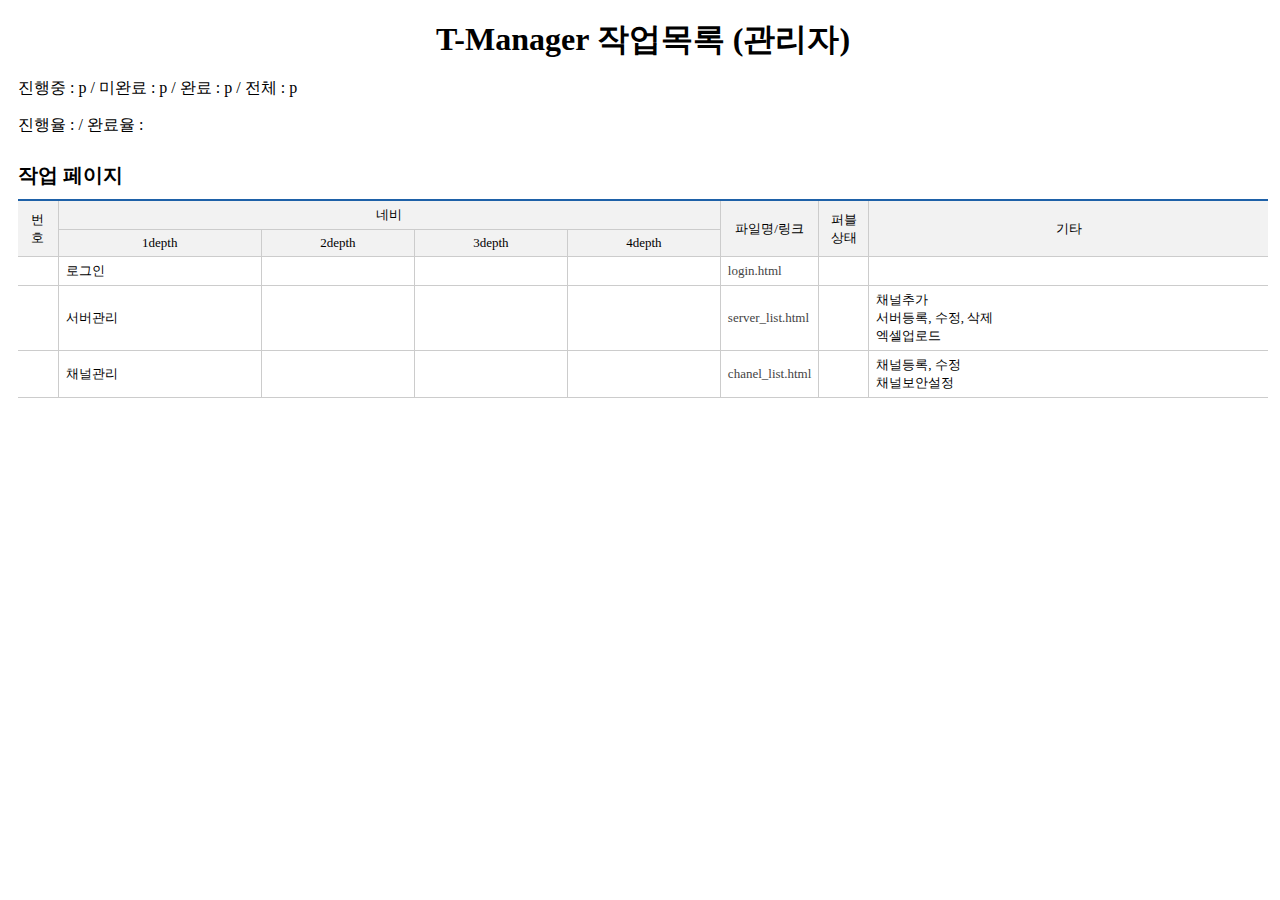
<file: html/index.html>
<!DOCTYPE html>
<html lang="ko" xml:lang="ko">
<head>
<meta http-equiv="Content-Type" content="text/html; charset=UTF-8"> 
<meta charset="UTF-8">
<meta name="author" content="">
<meta name="keywords" content="">
<meta name="description" content="">
<title>T-Manager (관리자)</title>
<script
src="http://code.jquery.com/jquery-2.2.4.js"
integrity="sha256-iT6Q9iMJYuQiMWNd9lDyBUStIq/8PuOW33aOqmvFpqI="
crossorigin="anonymous"></script>
<style type="text/css">
	#guide_wrap {padding:10px;width:1250px;margin:0 auto;}
	table {border-collapse:collapse;border-spacing:0;}
	table + table{margin-top:30px;}
	table caption{text-align:left;padding:10px 0;font-size:20px;font-weight:bold;}
	table th, strong {font-weight:normal;}
	h1{
		margin:0 0 10px 0;
		text-align:center;
		font-size:2em;
		color:#000
	}
	a {text-decoration:none;}
	a:hover {text-decoration:underline;}
	table {
		width:100%;
		margin-top:5px;
		border-top:2px solid #1e61a8;
	}
	table th, table td{
		padding:5px 7px;
		border-left:1px solid #ccc; border-bottom:1px solid #ccc;
	}
	table th:rowspan + th, table td:rowspan + td{border-left:1px solid #ccc;}
	td.lineli, th.lineli {border-left:1px solid #ccc !important;}
	table th:first-child, table td:first-child{border-left:0 none}
	table thead th {
		font-family:'ngB';
		font-size:13px;
		color:#000;
		border-bottom:1px solid #ccc;
		background-color:#f2f2f2;
	}
	table td{font-size:13px;}
	a{color:#444;}
	.no, .date, .work {
		text-align:center;
		padding:5px 0
	}

	tr.on {background-color: #f5fed0}

	.lastmdate {color: #1155CC;}
	.stand_by {color:#777;}
	.ing, .per_2 {color:#4848D4 !important;}
	.curr_n, .per, .end {color:#ff0000 !important;}

	.division td{border-top:2px solid #7e8e9e}
	table tr.division:first-child td{border-top:0 none;}
	.date{display:none;}
		table td.dd{background-color:#daf1ff}
		span.ss{background-color:#cff3ef;display:block;padding:3px 5px;}

</style>
</head>
<body>
<div id="wrap" class="wrap">
<!-- eniter wrap -->
<div id="guide_wrap">
	<div class="header">
		<h1>T-Manager 작업목록 (관리자)</h1>
		<p>진행중 : <span class="ing_n"></span>p / 미완료 : <span class="notcurr_n"></span>p / 완료 : <span class="curr_n"></span>p / 전체 : <span class="total_n"></span>p</p>
		<p>진행율 : <span class="per_2"></span> / 완료율 : <span class="per"></span></p>
	</div>
	<div class="list_w">
		<table class="codinglist">
			<caption>작업 페이지</caption>
			<colgroup>
				<col style="width:40px">
				<col>
				<col>
				<col>
				<col>
				<col style="width:5%">
				<col style="width:50px">
				<col>
			</colgroup>
			<thead>
				<tr>
					<th rowspan="2">번호</th>
					<th colspan="4">네비</th>
					<th rowspan="2">파일명/링크</th>
					<th rowspan="2">퍼블상태</th>
					<th rowspan="2">기타</th>
				</tr>
				<tr>
					<th class="lineli">1depth</th>
					<th>2depth</th>
					<th>3depth</th>
					<th>4depth</th>
				</tr>
			</thead>
			<tbody>
				<tr>
					<td class="no"></td>
					<td>로그인</td>
					<td></td>
					<td></td>
					<td></td>
					<td class="link"><a href="./login/login.html" target="_blank">login.html</a></td>
					<td class="date">2024-06-23</td>
					<td class="work"></td>
					<td class="etc"></td>
				</tr>
				<tr>
					<td class="no"></td>
					<td>서버관리</td>
					<td></td>
					<td></td>
					<td></td>
					<td class="link"><a href="./basic/server_list.html" target="_blank">server_list.html</a></td>
					<td class="date">2024-06-23</td>
					<td class="work"></td>
					<td class="etc">
						채널추가<br/>
						서버등록, 수정, 삭제<br/>
						엑셀업로드
					</td>
				</tr>
				<tr>
					<td class="no"></td>
					<td>채널관리</td>
					<td></td>
					<td></td>
					<td></td>
					<td class="link"><a href="./basic/chanel_list.html" target="_blank">chanel_list.html</a></td>
					<td class="date">2024-06-23</td>
					<td class="work"></td>
					<td class="etc">
						채널등록, 수정<br/>
						채널보안설정

					</td>
				</tr>
			</tbody>
		</table>
	</div>
</div>

<script type="text/javascript">
	$(function () {
		$(".tab_menu li a").click(function () {
			$(".tab_menu li a").removeClass("active");
			$(this).addClass("active");
			$(".list_w").hide().removeClass("codinglist")
			var activeTab = $(this).attr("rel");
			$("#" + activeTab).fadeIn().addClass("codinglist");
			chkList();
		});
		chkList();
	});

	function chkList(){
		var tatal_n = $(".codinglist tbody tr").length;
		var curr_n = 0;
		var ing_n = 0;
		$(".codinglist td.link a").each(function() {
			$(this).closest('tr').find('.work').text('대기중').addClass('stand_by');
			if($(this).attr('href') != '#' && $(this).text().length > 0 && $(this).closest('tr').find('.date').text().length > 4){
				curr_n++;
				$(this).closest('tr').find('.work').text('완료').addClass('end');
			} else if ($(this).text().length > 0 && $(this).attr('href') != '#') {
				ing_n++;
				$(this).closest('tr').find('.work').text('진행중').addClass('ing');
			}
		});

		$(".codinglist tbody tr").each(function() {
			var index = $(this).index()+1;
			$(this).children(".codinglist td.no").text(index);
		});

		$(".codinglist .no + td").each(function() {
			if($(this).text() != ""){
				$(this).parent('tr').addClass('division');
			}
		});

		$(".codinglist td").click(function() {
			$(".codinglist tr").removeClass("on");
			$(this).parent(".codinglist tr").addClass("on");
		});

		$('.total_n').text(tatal_n);
		$('.curr_n').text(curr_n);
		$('.notcurr_n').text(tatal_n - curr_n);
		$('.ing_n').text(ing_n).addClass('ing');
		$('.per').text(Math.floor((curr_n/tatal_n)*100) + '%');
		$('.per_2').text(Math.floor((ing_n/tatal_n)*100) + '%');
	}

</script>
</div><!-- //wrap -->
</body>
</html>
</file>
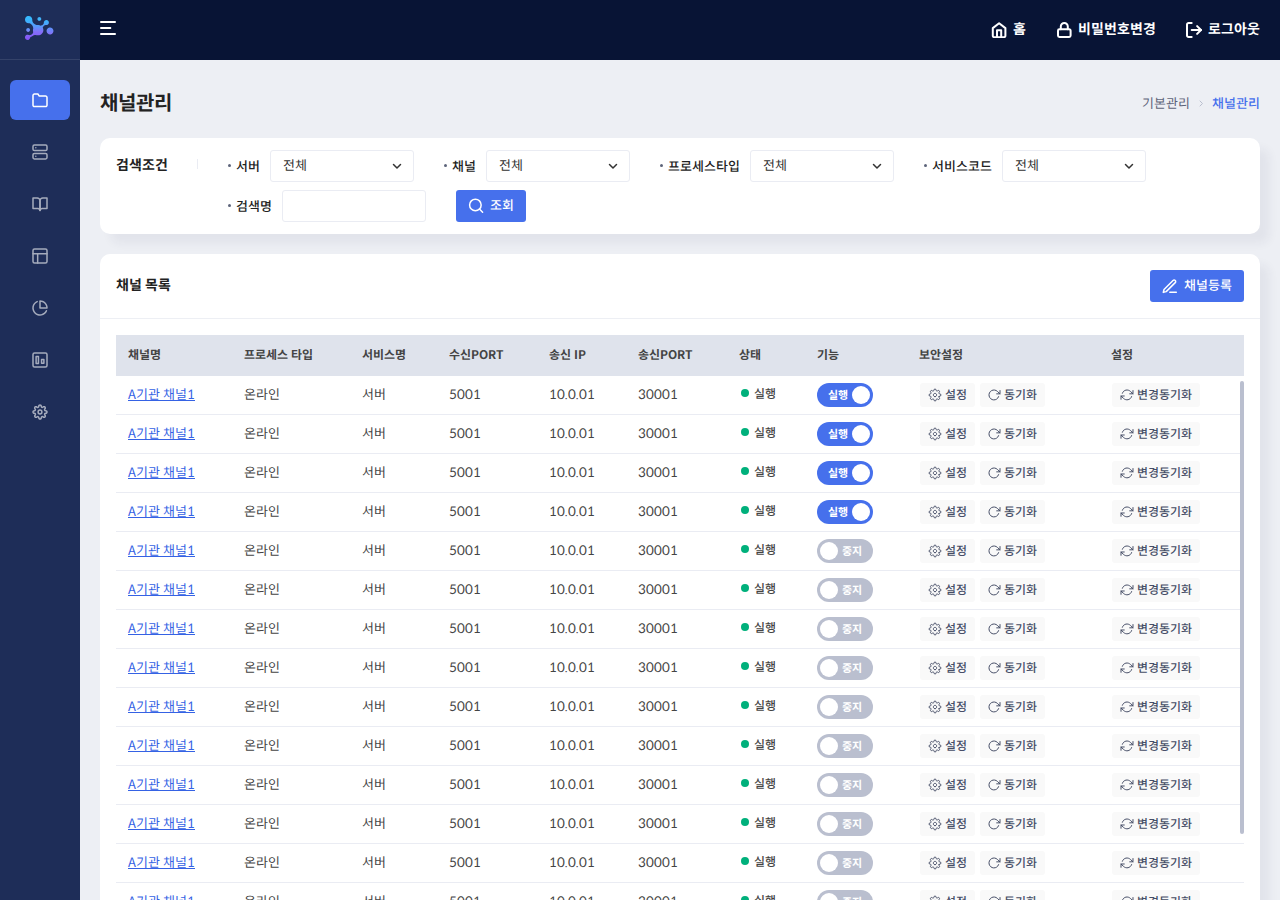
<file: html/basic/chanel_list.html>
<!DOCTYPE html>
<html lang="ko">
<head>
<meta charset="utf-8">
<meta http-equiv="X-UA-Compatible" content="IE=edge, chrome=1">
<meta name="viewport" content="width=1200"/>
<link rel="canonical" href="">
<link rel="shortcut icon" type="image/x-icon" href="">
<meta name="keywords" content="">
<meta name="description" content="">
<meta property="og:title" content=""/>
<meta property="og:url" content="" />
<meta property="og:image" content="" />
<meta property="og:site_name" content=""/>
<meta property="og:description" content="" />
<title>T-Manager</title>
<link rel="stylesheet" type="text/css" href="../../assets/css/normalize.css" />
<link rel="stylesheet" type="text/css" href="../../assets/css/common.css" />
<link rel="stylesheet" type="text/css" href="../../assets/css/content.css" />
<link rel="stylesheet" type="text/css" href="../../assets/css/jquery-ui.css" />
<link rel="stylesheet" type="text/css" href="../../assets/css/simplebar.css" />
<script src="../../assets/js/jquery-3.4.1.min.js"></script>
<script src="../../assets/js/jquery-ui.min.js"></script>
<script src="../../assets/js/simplebar.min.js"></script>
<script src="../../assets/js/common.js"></script>
</head>
<body>

<!-- wrap -->
<div id="layout">
	<h1 id="header_h1">T-Manager</h1>
	<div id="skip_to_container">
		<!-- skip navigation -->
		<a href="#content">내용 바로가기</a>
		<a href="#nav">서비스메뉴 바로가기</a>
	</div>
	<hr class="hide" />	

	<!-- header -->
	<div id="aside">
        <script>
            //자바스크립트로 쿠키확인 후 처리하기때문에 약간의 딜레이가 있을수 있음. 딜레이 없이 하려면 회원db에 상태값 저장해서 로드시 클래스 출력해서 사용하면 됨.  쿠키 딜레이 최소화 하기위해 태그 바로밑에서 스크립트 실행
            const menuState = getCookie('menuState');
            const asideElement = document.getElementById('aside');
            if (menuState === 'open') {
                asideElement.classList.add('active');
            }
        </script>
		<div id="logo">
            <a href="../main/main.html" class="large"><img src="../../assets/images/logo.svg" alt="T-Manager"></a>
            <a href="../main/main.html" class="small"><img src="../../assets/images/logo_small.svg" alt="T-Manager"></a>
        </div>
        <div id="nav">
            <ul>
                <li class="active open"><a href="javascript:;"><img src="../../assets/images/nav_icon_basic.svg" class="nav_icon"><span>기본관리</span></a>
                    <ul>
                        <li><a href="../basic/server_list.html">서버관리</a></li> 
                        <li><a href="../basic/chanel_list.html" class="active">채널관리</a></li>
                        <li><a href="javascript:;">그룹관리</a></li>
                    </ul>
                </li>
                <li><a href="javascript:;"><img src="../../assets/images/nav_icon_server.svg" class="nav_icon"><span>서버설정</span></a>
                    <ul>
                        <li><a href="javascript:;">서버관리</a></li>
                        <li><a href="javascript:;">채널관리</a></li>
                        <li><a href="javascript:;">그룹관리</a></li>
                    </ul>
                </li>
                <li><a href="javascript:;"><img src="../../assets/images/nav_icon_professional.svg" class="nav_icon"><span>전문관리</span></a>
                    <ul>
                        <li><a href="javascript:;">서버관리</a></li>
                        <li><a href="javascript:;">채널관리</a></li>
                        <li><a href="javascript:;">그룹관리</a></li>
                    </ul>
                </li>
                <li><a href="javascript:;"><img src="../../assets/images/nav_icon_demon.svg" class="nav_icon"><span>데몬관리</span></a>
                    <ul>
                        <li><a href="javascript:;">서버관리</a></li>
                        <li><a href="javascript:;">채널관리</a></li>
                        <li><a href="javascript:;">그룹관리</a></li>
                    </ul>
                </li>
                <li><a href="javascript:;"><img src="../../assets/images/nav_icon_data.svg" class="nav_icon"><span>데이터관리</span></a>
                    <ul>
                        <li><a href="javascript:;">서버관리</a></li>
                        <li><a href="javascript:;">채널관리</a></li>
                        <li><a href="javascript:;">그룹관리</a></li>
                    </ul>
                </li>
                <li><a href="javascript:;"><img src="../../assets/images/nav_icon_statistics.svg" class="nav_icon"><span>통계관리</span></a>
                    <ul>
                        <li><a href="javascript:;">서버관리</a></li>
                        <li><a href="javascript:;">채널관리</a></li>
                        <li><a href="javascript:;">그룹관리</a></li>
                    </ul>
                </li>
                <li><a href="javascript:;"><img src="../../assets/images/nav_icon_operation.svg" class="nav_icon"><span>운영관리</span></a>
                    <ul>
                        <li><a href="javascript:;">서버관리</a></li>
                        <li><a href="javascript:;">채널관리</a></li>
                        <li><a href="javascript:;">그룹관리</a></li>
                    </ul>
                </li>
            </ul>
        </div>
	</div>
	<!-- //header -->	

    <div id="content_wrap">
        <div id="header">
            <div class="l">
                <button id="menu_toggle" type="button" onclick="asideActive();">메뉴열기</button>
                <script>
                    //자바스크립트로 쿠키확인 후 처리하기때문에 약간의 딜레이가 있을수 있음. 딜레이 없이 하려면 회원db에 상태값 저장해서 로드시 클래스 출력해서 사용하면 됨.  쿠키 딜레이 최소화 하기위해 태그 바로밑에서 스크립트 실행
                    const menuToggle = document.getElementById('menu_toggle');
                    if (menuState === 'open') {
                        menuToggle.classList.add('active');
                    }

                    //메뉴 토글 & 쿠키저장
                    function asideActive(){
                        const menuToggle = document.getElementById('menu_toggle');
                        const asideElement = document.getElementById('aside');

                        //메뉴 닫기
                        if(menuToggle.classList.contains('active')){
                            menuToggle.classList.remove('active');
                            asideElement.classList.remove('active');
                            setCookie('menuState', 'closed', 0);//쿠키저장
                        }else{//메뉴 열기
                            menuToggle.classList.add('active');
                            asideElement.classList.add('active');
                            setCookie('menuState', 'open', 0); //쿠키저장
                        }
                    }
                </script>
            </div>
            <div class="r">
                <div class="header_links">
                    <div class="item"><a href="javascript:;" class="home"><img src="../../assets/images/header_icon_home.svg" class="header_icon"><span>홈</span></a></div>
                    <div class="item"><a href="javascript:;" class="password"><img src="../../assets/images/header_icon_password.svg" class="header_icon"><span>비밀번호변경</span></a></div>
                    <div class="item"><a href="../login/login.html" class="logout"><img src="../../assets/images/header_icon_logout.svg" class="header_icon"><span>로그아웃</span></a></div>
                </div>
            </div>
        </div>
        <!-- content -->
        <div id="content">
            <div class="page_title">
                <h2>채널관리</h2>
                <div class="page_history">
                    <span class="item">기본관리</span>
                    <span class="item">채널관리</span>
                </div>
            </div>

            <div class="page">
                <div class="list_search w_box">
                    <div class="ls_title">검색조건</div>
                    <div class="ls_content">
                        <div class="item">
                            <div class="tit">서버</div>
                            <div class="cnt">
                                <div class="input_group">
                                    <!-- 페이지 로드 시 active된 옵션 기준으로 input hidden에 data-id 값 출력, select_selected에 문자 출력 -->
                                    <div class="custom_select">
                                        <input type="hidden">
                                        <button type="button" class="select_selected" onclick="customSelect(this)">전체</button>
                                        <div class="options design_scroll" data-simplebar>
                                            <div class="item"><a href="javascript:;" data-id="all" class="active" onclick="customSelectSelect(this)">전체</a></div>
                                            <div class="item"><a href="javascript:;" data-id="servercode1" onclick="customSelectSelect(this)">서버1</a></div>
                                            <div class="item"><a href="javascript:;" data-id="servercode2" onclick="customSelectSelect(this)">서버2</a></div>
                                            <div class="item"><a href="javascript:;" data-id="servercode3" onclick="customSelectSelect(this)">서버3</a></div>
                                            <div class="item"><a href="javascript:;" data-id="servercode4" onclick="customSelectSelect(this)">서버4</a></div>
                                            <div class="item"><a href="javascript:;" data-id="servercode5" onclick="customSelectSelect(this)">서버5</a></div>
                                            <div class="item"><a href="javascript:;" data-id="servercode6" onclick="customSelectSelect(this)">서버6</a></div>
                                            <div class="item"><a href="javascript:;" data-id="servercode7" onclick="customSelectSelect(this)">서버7</a></div>
                                            <div class="item"><a href="javascript:;" data-id="servercode8" onclick="customSelectSelect(this)">서버8</a></div>
                                        </div>
                                    </div>
                                </div>
                            </div>
                        </div>

                        <div class="item">
                            <div class="tit">채널</div>
                            <div class="cnt">
                                <div class="input_group">
                                    <!-- 페이지 로드 시 active된 옵션 기준으로 input hidden에 data-id 값 출력, select_selected에 문자 출력 -->
                                    <div class="custom_select">
                                        <input type="hidden">
                                        <button type="button" class="select_selected" onclick="customSelect(this)">전체</button>
                                        <div class="options design_scroll" data-simplebar>
                                            <div class="item"><a href="javascript:;" data-id="all" class="active" onclick="customSelectSelect(this)">전체</a></div>
                                            <div class="item"><a href="javascript:;" data-id="servercode1" onclick="customSelectSelect(this)">서버1</a></div>
                                            <div class="item"><a href="javascript:;" data-id="servercode2" onclick="customSelectSelect(this)">서버2</a></div>
                                            <div class="item"><a href="javascript:;" data-id="servercode3" onclick="customSelectSelect(this)">서버3</a></div>
                                            <div class="item"><a href="javascript:;" data-id="servercode4" onclick="customSelectSelect(this)">서버4</a></div>
                                            <div class="item"><a href="javascript:;" data-id="servercode5" onclick="customSelectSelect(this)">서버5</a></div>
                                            <div class="item"><a href="javascript:;" data-id="servercode6" onclick="customSelectSelect(this)">서버6</a></div>
                                            <div class="item"><a href="javascript:;" data-id="servercode7" onclick="customSelectSelect(this)">서버7</a></div>
                                            <div class="item"><a href="javascript:;" data-id="servercode8" onclick="customSelectSelect(this)">서버8</a></div>
                                        </div>
                                    </div>
                                </div>
                            </div>
                        </div>

                        <div class="item">
                            <div class="tit">프로세스타입</div>
                            <div class="cnt">
                                <div class="input_group">
                                    <!-- 페이지 로드 시 active된 옵션 기준으로 input hidden에 data-id 값 출력, select_selected에 문자 출력 -->
                                    <div class="custom_select">
                                        <input type="hidden">
                                        <button type="button" class="select_selected" onclick="customSelect(this)">전체</button>
                                        <div class="options design_scroll" data-simplebar>
                                            <div class="item"><a href="javascript:;" data-id="all" class="active" onclick="customSelectSelect(this)">전체</a></div>
                                            <div class="item"><a href="javascript:;" data-id="servercode1" onclick="customSelectSelect(this)">서버1</a></div>
                                            <div class="item"><a href="javascript:;" data-id="servercode2" onclick="customSelectSelect(this)">서버2</a></div>
                                            <div class="item"><a href="javascript:;" data-id="servercode3" onclick="customSelectSelect(this)">서버3</a></div>
                                            <div class="item"><a href="javascript:;" data-id="servercode4" onclick="customSelectSelect(this)">서버4</a></div>
                                            <div class="item"><a href="javascript:;" data-id="servercode5" onclick="customSelectSelect(this)">서버5</a></div>
                                            <div class="item"><a href="javascript:;" data-id="servercode6" onclick="customSelectSelect(this)">서버6</a></div>
                                            <div class="item"><a href="javascript:;" data-id="servercode7" onclick="customSelectSelect(this)">서버7</a></div>
                                            <div class="item"><a href="javascript:;" data-id="servercode8" onclick="customSelectSelect(this)">서버8</a></div>
                                        </div>
                                    </div>
                                </div>
                            </div>
                        </div>

                        <div class="item">
                            <div class="tit">서비스코드</div>
                            <div class="cnt">
                                <div class="input_group">
                                    <!-- 페이지 로드 시 active된 옵션 기준으로 input hidden에 data-id 값 출력, select_selected에 문자 출력 -->
                                    <div class="custom_select">
                                        <input type="hidden">
                                        <button type="button" class="select_selected" onclick="customSelect(this)">전체</button>
                                        <div class="options design_scroll" data-simplebar>
                                            <div class="item"><a href="javascript:;" data-id="all" class="active" onclick="customSelectSelect(this)">전체</a></div>
                                            <div class="item"><a href="javascript:;" data-id="servercode1" onclick="customSelectSelect(this)">서버1</a></div>
                                            <div class="item"><a href="javascript:;" data-id="servercode2" onclick="customSelectSelect(this)">서버2</a></div>
                                            <div class="item"><a href="javascript:;" data-id="servercode3" onclick="customSelectSelect(this)">서버3</a></div>
                                            <div class="item"><a href="javascript:;" data-id="servercode4" onclick="customSelectSelect(this)">서버4</a></div>
                                            <div class="item"><a href="javascript:;" data-id="servercode5" onclick="customSelectSelect(this)">서버5</a></div>
                                            <div class="item"><a href="javascript:;" data-id="servercode6" onclick="customSelectSelect(this)">서버6</a></div>
                                            <div class="item"><a href="javascript:;" data-id="servercode7" onclick="customSelectSelect(this)">서버7</a></div>
                                            <div class="item"><a href="javascript:;" data-id="servercode8" onclick="customSelectSelect(this)">서버8</a></div>
                                        </div>
                                    </div>
                                </div>
                            </div>
                        </div>

                        <div class="item">
                            <div class="tit">검색명</div>
                            <div class="cnt">
                                <div class="input_group">
                                    <input type="text">
                                </div>
                            </div>
                        </div>
                        
                        <div class="btns">
                            <button type="submit" class="btn btn_md btn_submit"><img src="../../assets/images/btn_icon_search.svg">조회</button>
                        </div>
                    </div>
                </div>

                <div class="row">
                    <div class="col_12 w_box">
                        <div class="card_header">
                            <div class="l">
                                <div class="card_title">채널 목록</div>
                            </div>
                            <div class="r">
                                <button type="button" class="btn btn_md btn_submit" onclick="openLayer('#chanel_registration')"><img src="../../assets/images/btn_icon_write.svg">채널등록</button>
                            </div>
                        </div>
                        <div class="card_body">
                            <!-- 
                                thead_fixed thead 스크롤 고정
                                table_nowrap 내용 줄바꿈없이 한줄로 보임
                             -->
                            <div class="table_list thead_fixed table_nowrap design_scroll" data-simplebar style="height:59.6rem;max-height:59.6rem;">
                                <table>
                                    <thead>
                                        <tr>
                                            <th>채널명</th>
                                            <th>프로세스 타입</th>
                                            <th>서비스명</th>
                                            <th>수신PORT</th>
                                            <th>송신 IP</th>
                                            <th>송신PORT</th>
                                            <th>상태</th>
                                            <th>기능</th>
                                            <th>보안설정</th>
                                            <th>설정</th>
                                        </tr>
                                    </thead>
                                    <tbody>
                                        <tr>
                                            <td><a href="javascript:;" class="link" onclick="openLayer('#chanel_modify')">A기관 채널1</a></td>
                                            <td>온라인</td>
                                            <td>서버</td>
                                            <td>5001</td>
                                            <td>10.0.01</td>
                                            <td>30001</td>
                                            <td><span class="status_circle green">실행</span></td>
                                            <td>
                                                <label class="check_control">
                                                    <input type="checkbox" checked>
                                                    <div class="checked_data">
                                                        <span class="data_checked">실행</span>
                                                        <span class="data_unchecked">중지</span>
                                                    </div>
                                                </label>
                                            </td>
                                            <td>
                                                <button type="button" class="btn btn_sm btn_gray" onclick="openLayer('#chanel_security')"><img src="../../assets/images/btn_icon_setting.svg">설정</button>
                                                <button type="button" class="btn btn_sm btn_gray"><img src="../../assets/images/btn_icon_reset.svg">동기화</button>
                                            </td>
                                            <td>
                                                <button type="button" class="btn btn_sm btn_gray"><img src="../../assets/images/btn_icon_change.svg">변경동기화</button>
                                            </td>
                                        </tr>
                                        <tr>
                                            <td><a href="javascript:;" class="link" onclick="openLayer('#chanel_modify')">A기관 채널1</a></td>
                                            <td>온라인</td>
                                            <td>서버</td>
                                            <td>5001</td>
                                            <td>10.0.01</td>
                                            <td>30001</td>
                                            <td><span class="status_circle green">실행</span></td>
                                            <td>
                                                <label class="check_control">
                                                    <input type="checkbox" checked>
                                                    <div class="checked_data">
                                                        <span class="data_checked">실행</span>
                                                        <span class="data_unchecked">중지</span>
                                                    </div>
                                                </label>
                                            </td>
                                            <td>
                                                <button type="button" class="btn btn_sm btn_gray" onclick="openLayer('#chanel_security')"><img src="../../assets/images/btn_icon_setting.svg">설정</button>
                                                <button type="button" class="btn btn_sm btn_gray"><img src="../../assets/images/btn_icon_reset.svg">동기화</button>
                                            </td>
                                            <td>
                                                <button type="button" class="btn btn_sm btn_gray"><img src="../../assets/images/btn_icon_change.svg">변경동기화</button>
                                            </td>
                                        </tr>
                                        <tr>
                                            <td><a href="javascript:;" class="link" onclick="openLayer('#chanel_modify')">A기관 채널1</a></td>
                                            <td>온라인</td>
                                            <td>서버</td>
                                            <td>5001</td>
                                            <td>10.0.01</td>
                                            <td>30001</td>
                                            <td><span class="status_circle green">실행</span></td>
                                            <td>
                                                <label class="check_control">
                                                    <input type="checkbox" checked>
                                                    <div class="checked_data">
                                                        <span class="data_checked">실행</span>
                                                        <span class="data_unchecked">중지</span>
                                                    </div>
                                                </label>
                                            </td>
                                            <td>
                                                <button type="button" class="btn btn_sm btn_gray" onclick="openLayer('#chanel_security')"><img src="../../assets/images/btn_icon_setting.svg">설정</button>
                                                <button type="button" class="btn btn_sm btn_gray"><img src="../../assets/images/btn_icon_reset.svg">동기화</button>
                                            </td>
                                            <td>
                                                <button type="button" class="btn btn_sm btn_gray"><img src="../../assets/images/btn_icon_change.svg">변경동기화</button>
                                            </td>
                                        </tr>
                                        <tr>
                                            <td><a href="javascript:;" class="link" onclick="openLayer('#chanel_modify')">A기관 채널1</a></td>
                                            <td>온라인</td>
                                            <td>서버</td>
                                            <td>5001</td>
                                            <td>10.0.01</td>
                                            <td>30001</td>
                                            <td><span class="status_circle green">실행</span></td>
                                            <td>
                                                <label class="check_control">
                                                    <input type="checkbox" checked>
                                                    <div class="checked_data">
                                                        <span class="data_checked">실행</span>
                                                        <span class="data_unchecked">중지</span>
                                                    </div>
                                                </label>
                                            </td>
                                            <td>
                                                <button type="button" class="btn btn_sm btn_gray" onclick="openLayer('#chanel_security')"><img src="../../assets/images/btn_icon_setting.svg">설정</button>
                                                <button type="button" class="btn btn_sm btn_gray"><img src="../../assets/images/btn_icon_reset.svg">동기화</button>
                                            </td>
                                            <td>
                                                <button type="button" class="btn btn_sm btn_gray"><img src="../../assets/images/btn_icon_change.svg">변경동기화</button>
                                            </td>
                                        </tr><tr>
                                            <td><a href="javascript:;" class="link" onclick="openLayer('#chanel_modify')">A기관 채널1</a></td>
                                            <td>온라인</td>
                                            <td>서버</td>
                                            <td>5001</td>
                                            <td>10.0.01</td>
                                            <td>30001</td>
                                            <td><span class="status_circle green">실행</span></td>
                                            <td>
                                                <label class="check_control">
                                                    <input type="checkbox">
                                                    <div class="checked_data">
                                                        <span class="data_checked">실행</span>
                                                        <span class="data_unchecked">중지</span>
                                                    </div>
                                                </label>
                                            </td>
                                            <td>
                                                <button type="button" class="btn btn_sm btn_gray" onclick="openLayer('#chanel_security')"><img src="../../assets/images/btn_icon_setting.svg">설정</button>
                                                <button type="button" class="btn btn_sm btn_gray"><img src="../../assets/images/btn_icon_reset.svg">동기화</button>
                                            </td>
                                            <td>
                                                <button type="button" class="btn btn_sm btn_gray"><img src="../../assets/images/btn_icon_change.svg">변경동기화</button>
                                            </td>
                                        </tr><tr>
                                            <td><a href="javascript:;" class="link" onclick="openLayer('#chanel_modify')">A기관 채널1</a></td>
                                            <td>온라인</td>
                                            <td>서버</td>
                                            <td>5001</td>
                                            <td>10.0.01</td>
                                            <td>30001</td>
                                            <td><span class="status_circle green">실행</span></td>
                                            <td>
                                                <label class="check_control">
                                                    <input type="checkbox">
                                                    <div class="checked_data">
                                                        <span class="data_checked">실행</span>
                                                        <span class="data_unchecked">중지</span>
                                                    </div>
                                                </label>
                                            </td>
                                            <td>
                                                <button type="button" class="btn btn_sm btn_gray" onclick="openLayer('#chanel_security')"><img src="../../assets/images/btn_icon_setting.svg">설정</button>
                                                <button type="button" class="btn btn_sm btn_gray"><img src="../../assets/images/btn_icon_reset.svg">동기화</button>
                                            </td>
                                            <td>
                                                <button type="button" class="btn btn_sm btn_gray"><img src="../../assets/images/btn_icon_change.svg">변경동기화</button>
                                            </td>
                                        </tr><tr>
                                            <td><a href="javascript:;" class="link" onclick="openLayer('#chanel_modify')">A기관 채널1</a></td>
                                            <td>온라인</td>
                                            <td>서버</td>
                                            <td>5001</td>
                                            <td>10.0.01</td>
                                            <td>30001</td>
                                            <td><span class="status_circle green">실행</span></td>
                                            <td>
                                                <label class="check_control">
                                                    <input type="checkbox">
                                                    <div class="checked_data">
                                                        <span class="data_checked">실행</span>
                                                        <span class="data_unchecked">중지</span>
                                                    </div>
                                                </label>
                                            </td>
                                            <td>
                                                <button type="button" class="btn btn_sm btn_gray" onclick="openLayer('#chanel_security')"><img src="../../assets/images/btn_icon_setting.svg">설정</button>
                                                <button type="button" class="btn btn_sm btn_gray"><img src="../../assets/images/btn_icon_reset.svg">동기화</button>
                                            </td>
                                            <td>
                                                <button type="button" class="btn btn_sm btn_gray"><img src="../../assets/images/btn_icon_change.svg">변경동기화</button>
                                            </td>
                                        </tr><tr>
                                            <td><a href="javascript:;" class="link" onclick="openLayer('#chanel_modify')">A기관 채널1</a></td>
                                            <td>온라인</td>
                                            <td>서버</td>
                                            <td>5001</td>
                                            <td>10.0.01</td>
                                            <td>30001</td>
                                            <td><span class="status_circle green">실행</span></td>
                                            <td>
                                                <label class="check_control">
                                                    <input type="checkbox">
                                                    <div class="checked_data">
                                                        <span class="data_checked">실행</span>
                                                        <span class="data_unchecked">중지</span>
                                                    </div>
                                                </label>
                                            </td>
                                            <td>
                                                <button type="button" class="btn btn_sm btn_gray" onclick="openLayer('#chanel_security')"><img src="../../assets/images/btn_icon_setting.svg">설정</button>
                                                <button type="button" class="btn btn_sm btn_gray"><img src="../../assets/images/btn_icon_reset.svg">동기화</button>
                                            </td>
                                            <td>
                                                <button type="button" class="btn btn_sm btn_gray"><img src="../../assets/images/btn_icon_change.svg">변경동기화</button>
                                            </td>
                                        </tr><tr>
                                            <td><a href="javascript:;" class="link" onclick="openLayer('#chanel_modify')">A기관 채널1</a></td>
                                            <td>온라인</td>
                                            <td>서버</td>
                                            <td>5001</td>
                                            <td>10.0.01</td>
                                            <td>30001</td>
                                            <td><span class="status_circle green">실행</span></td>
                                            <td>
                                                <label class="check_control">
                                                    <input type="checkbox">
                                                    <div class="checked_data">
                                                        <span class="data_checked">실행</span>
                                                        <span class="data_unchecked">중지</span>
                                                    </div>
                                                </label>
                                            </td>
                                            <td>
                                                <button type="button" class="btn btn_sm btn_gray" onclick="openLayer('#chanel_security')"><img src="../../assets/images/btn_icon_setting.svg">설정</button>
                                                <button type="button" class="btn btn_sm btn_gray"><img src="../../assets/images/btn_icon_reset.svg">동기화</button>
                                            </td>
                                            <td>
                                                <button type="button" class="btn btn_sm btn_gray"><img src="../../assets/images/btn_icon_change.svg">변경동기화</button>
                                            </td>
                                        </tr><tr>
                                            <td><a href="javascript:;" class="link" onclick="openLayer('#chanel_modify')">A기관 채널1</a></td>
                                            <td>온라인</td>
                                            <td>서버</td>
                                            <td>5001</td>
                                            <td>10.0.01</td>
                                            <td>30001</td>
                                            <td><span class="status_circle green">실행</span></td>
                                            <td>
                                                <label class="check_control">
                                                    <input type="checkbox">
                                                    <div class="checked_data">
                                                        <span class="data_checked">실행</span>
                                                        <span class="data_unchecked">중지</span>
                                                    </div>
                                                </label>
                                            </td>
                                            <td>
                                                <button type="button" class="btn btn_sm btn_gray" onclick="openLayer('#chanel_security')"><img src="../../assets/images/btn_icon_setting.svg">설정</button>
                                                <button type="button" class="btn btn_sm btn_gray"><img src="../../assets/images/btn_icon_reset.svg">동기화</button>
                                            </td>
                                            <td>
                                                <button type="button" class="btn btn_sm btn_gray"><img src="../../assets/images/btn_icon_change.svg">변경동기화</button>
                                            </td>
                                        </tr><tr>
                                            <td><a href="javascript:;" class="link" onclick="openLayer('#chanel_modify')">A기관 채널1</a></td>
                                            <td>온라인</td>
                                            <td>서버</td>
                                            <td>5001</td>
                                            <td>10.0.01</td>
                                            <td>30001</td>
                                            <td><span class="status_circle green">실행</span></td>
                                            <td>
                                                <label class="check_control">
                                                    <input type="checkbox">
                                                    <div class="checked_data">
                                                        <span class="data_checked">실행</span>
                                                        <span class="data_unchecked">중지</span>
                                                    </div>
                                                </label>
                                            </td>
                                            <td>
                                                <button type="button" class="btn btn_sm btn_gray" onclick="openLayer('#chanel_security')"><img src="../../assets/images/btn_icon_setting.svg">설정</button>
                                                <button type="button" class="btn btn_sm btn_gray"><img src="../../assets/images/btn_icon_reset.svg">동기화</button>
                                            </td>
                                            <td>
                                                <button type="button" class="btn btn_sm btn_gray"><img src="../../assets/images/btn_icon_change.svg">변경동기화</button>
                                            </td>
                                        </tr><tr>
                                            <td><a href="javascript:;" class="link" onclick="openLayer('#chanel_modify')">A기관 채널1</a></td>
                                            <td>온라인</td>
                                            <td>서버</td>
                                            <td>5001</td>
                                            <td>10.0.01</td>
                                            <td>30001</td>
                                            <td><span class="status_circle green">실행</span></td>
                                            <td>
                                                <label class="check_control">
                                                    <input type="checkbox">
                                                    <div class="checked_data">
                                                        <span class="data_checked">실행</span>
                                                        <span class="data_unchecked">중지</span>
                                                    </div>
                                                </label>
                                            </td>
                                            <td>
                                                <button type="button" class="btn btn_sm btn_gray" onclick="openLayer('#chanel_security')"><img src="../../assets/images/btn_icon_setting.svg">설정</button>
                                                <button type="button" class="btn btn_sm btn_gray"><img src="../../assets/images/btn_icon_reset.svg">동기화</button>
                                            </td>
                                            <td>
                                                <button type="button" class="btn btn_sm btn_gray"><img src="../../assets/images/btn_icon_change.svg">변경동기화</button>
                                            </td>
                                        </tr><tr>
                                            <td><a href="javascript:;" class="link" onclick="openLayer('#chanel_modify')">A기관 채널1</a></td>
                                            <td>온라인</td>
                                            <td>서버</td>
                                            <td>5001</td>
                                            <td>10.0.01</td>
                                            <td>30001</td>
                                            <td><span class="status_circle green">실행</span></td>
                                            <td>
                                                <label class="check_control">
                                                    <input type="checkbox">
                                                    <div class="checked_data">
                                                        <span class="data_checked">실행</span>
                                                        <span class="data_unchecked">중지</span>
                                                    </div>
                                                </label>
                                            </td>
                                            <td>
                                                <button type="button" class="btn btn_sm btn_gray" onclick="openLayer('#chanel_security')"><img src="../../assets/images/btn_icon_setting.svg">설정</button>
                                                <button type="button" class="btn btn_sm btn_gray"><img src="../../assets/images/btn_icon_reset.svg">동기화</button>
                                            </td>
                                            <td>
                                                <button type="button" class="btn btn_sm btn_gray"><img src="../../assets/images/btn_icon_change.svg">변경동기화</button>
                                            </td>
                                        </tr><tr>
                                            <td><a href="javascript:;" class="link" onclick="openLayer('#chanel_modify')">A기관 채널1</a></td>
                                            <td>온라인</td>
                                            <td>서버</td>
                                            <td>5001</td>
                                            <td>10.0.01</td>
                                            <td>30001</td>
                                            <td><span class="status_circle green">실행</span></td>
                                            <td>
                                                <label class="check_control">
                                                    <input type="checkbox">
                                                    <div class="checked_data">
                                                        <span class="data_checked">실행</span>
                                                        <span class="data_unchecked">중지</span>
                                                    </div>
                                                </label>
                                            </td>
                                            <td>
                                                <button type="button" class="btn btn_sm btn_gray" onclick="openLayer('#chanel_security')"><img src="../../assets/images/btn_icon_setting.svg">설정</button>
                                                <button type="button" class="btn btn_sm btn_gray"><img src="../../assets/images/btn_icon_reset.svg">동기화</button>
                                            </td>
                                            <td>
                                                <button type="button" class="btn btn_sm btn_gray"><img src="../../assets/images/btn_icon_change.svg">변경동기화</button>
                                            </td>
                                        </tr><tr>
                                            <td><a href="javascript:;" class="link" onclick="openLayer('#chanel_modify')">A기관 채널1</a></td>
                                            <td>온라인</td>
                                            <td>서버</td>
                                            <td>5001</td>
                                            <td>10.0.01</td>
                                            <td>30001</td>
                                            <td><span class="status_circle green">실행</span></td>
                                            <td>
                                                <label class="check_control">
                                                    <input type="checkbox">
                                                    <div class="checked_data">
                                                        <span class="data_checked">실행</span>
                                                        <span class="data_unchecked">중지</span>
                                                    </div>
                                                </label>
                                            </td>
                                            <td>
                                                <button type="button" class="btn btn_sm btn_gray" onclick="openLayer('#chanel_security')"><img src="../../assets/images/btn_icon_setting.svg">설정</button>
                                                <button type="button" class="btn btn_sm btn_gray"><img src="../../assets/images/btn_icon_reset.svg">동기화</button>
                                            </td>
                                            <td>
                                                <button type="button" class="btn btn_sm btn_gray"><img src="../../assets/images/btn_icon_change.svg">변경동기화</button>
                                            </td>
                                        </tr><tr>
                                            <td><a href="javascript:;" class="link" onclick="openLayer('#chanel_modify')">A기관 채널1</a></td>
                                            <td>온라인</td>
                                            <td>서버</td>
                                            <td>5001</td>
                                            <td>10.0.01</td>
                                            <td>30001</td>
                                            <td><span class="status_circle green">실행</span></td>
                                            <td>
                                                <label class="check_control">
                                                    <input type="checkbox">
                                                    <div class="checked_data">
                                                        <span class="data_checked">실행</span>
                                                        <span class="data_unchecked">중지</span>
                                                    </div>
                                                </label>
                                            </td>
                                            <td>
                                                <button type="button" class="btn btn_sm btn_gray" onclick="openLayer('#chanel_security')"><img src="../../assets/images/btn_icon_setting.svg">설정</button>
                                                <button type="button" class="btn btn_sm btn_gray"><img src="../../assets/images/btn_icon_reset.svg">동기화</button>
                                            </td>
                                            <td>
                                                <button type="button" class="btn btn_sm btn_gray"><img src="../../assets/images/btn_icon_change.svg">변경동기화</button>
                                            </td>
                                        </tr>
                                    </tbody>
                                </table>
                            </div>
                            <div class="list_action">
                                <div class="l">
                                    <div class="paging_select">
                                        <div class="input_group">
                                            <!-- 페이지 로드 시 active된 옵션 기준으로 input hidden에 data-id 값 출력, select_selected에 문자 출력 -->
                                            <div class="custom_select">
                                                <input type="hidden">
                                                <button type="button" class="select_selected" onclick="customSelect(this)">15</button>
                                                <div class="options design_scroll" data-simplebar>
                                                    <div class="item"><a href="javascript:;" data-id="15" class="active" onclick="customSelectSelect(this)">15</a></div>
                                                    <div class="item"><a href="javascript:;" data-id="30" onclick="customSelectSelect(this)">30</a></div>
                                                    <div class="item"><a href="javascript:;" data-id="45" onclick="customSelectSelect(this)">45</a></div>
                                                    <div class="item"><a href="javascript:;" data-id="50" onclick="customSelectSelect(this)">50</a></div>
                                                </div>
                                            </div>
                                        </div>
                                        <div class="page_status">1-15 of 50</div>
                                    </div>
                                </div>
                                <div class="r">
                                    <div class="paging">
                                        <a href="javascript:;" class="pg first disabled"></a>
                                        <a href="javascript:;" class="pg prev disabled"></a>
                                        <a href="javascript:;" class="pg first"></a>
                                        <a href="javascript:;" class="pg prev "></a>
                                        <a href="javascript:;">1</a>
                                        <a href="javascript:;" class="active">2</a>
                                        <a href="javascript:;">3</a>
                                        <a href="javascript:;">4</a>
                                        <a href="javascript:;">5</a>
                                        <a href="javascript:;" class="pg next"></a>
                                        <a href="javascript:;" class="pg end"></a>
                                        <a href="javascript:;" class="pg next disabled"></a>
                                        <a href="javascript:;" class="pg end disabled"></a>
                                    </div>
                                </div>
                            </div>
                        </div>
                    </div>
                </div>

            </div>
        </div>
        <!-- //content -->
    
        <div id="footer">
            <span class="ver">T-Manager 2.0</span>
            <span class="copy">Copyright ⓒ TrionSoft INC. ALL RIGTS RESERVED.</span>
        </div>
    </div>
</div>



<!-- 채널등록 -->
<div id="chanel_registration" class="layer_popup">
    <div class="layer_box design_scroll" data-simplebar style="max-width:85rem;">
        <div class="layer_header">
            <div class="layer_title">채널 등록</div>
            <button type="button" class="layer_close" onclick="closeLayer(this)">팝업 닫기</button>
        </div>
        <div class="layer_body">
            <div class="table_form">
                <table>
                    <colgroup>
                        <col style="width:124px;">
                        <col style="width:calc(50% - 124px);">
                        <col style="width:124px;">
                        <col style="width:calc(50% - 124px);">
                    </colgroup>
                    <tbody>
                        <tr>
                            <th>채널명</th>
                            <td colspan="3">
                                <div class="input_group">
                                    <input type="text" value="">
                                </div>
                            </td>
                        </tr>
                        <tr>
                            <th>프로세스 타입</th>
                            <td>
                                <div class="input_group">
                                    <div class="custom_select">
                                        <input type="hidden">
                                        <button type="button" class="select_selected" onclick="customSelect(this)">전체</button>
                                        <div class="options design_scroll" data-simplebar>
                                            <div class="item"><a href="javascript:;" data-id="all" class="active" onclick="customSelectSelect(this)">전체</a></div>
                                            <div class="item"><a href="javascript:;" data-id="12312313" onclick="customSelectSelect(this)">항목1</a></div>
                                            <div class="item"><a href="javascript:;" data-id="34534345" onclick="customSelectSelect(this)">항목2</a></div>
                                        </div>
                                    </div>
                                </div>
                            </td>
                            <th>서비스코드</th>
                            <td>
                                <div class="input_group">
                                    <div class="custom_select">
                                        <input type="hidden">
                                        <button type="button" class="select_selected" onclick="customSelect(this)">전체</button>
                                        <div class="options design_scroll" data-simplebar>
                                            <div class="item"><a href="javascript:;" data-id="all" class="active" onclick="customSelectSelect(this)">전체</a></div>
                                            <div class="item"><a href="javascript:;" data-id="12312313" onclick="customSelectSelect(this)">항목1</a></div>
                                            <div class="item"><a href="javascript:;" data-id="34534345" onclick="customSelectSelect(this)">항목2</a></div>
                                        </div>
                                    </div>
                                </div>
                            </td>
                        </tr>
                        <tr>
                            <th>수신 프로토콜</th>
                            <td>
                                <div class="input_group">
                                    <input type="text" value="">
                                </div>
                            </td>
                            <th>송신 프로토콜</th>
                            <td>
                                <div class="input_group">
                                    <input type="text" value="">
                                </div>
                            </td>
                        </tr>
                        <tr>
                            <th>수신 캐릭터셋</th>
                            <td>
                                <div class="input_group">
                                    <input type="text" value="">
                                </div>
                            </td>
                            <th>송신 캐릭터셋</th>
                            <td>
                                <div class="input_group">
                                    <input type="text" value="">
                                </div>
                            </td>
                        </tr>
                        <tr>
                            <th>수신 포트</th>
                            <td>
                                <div class="input_group">
                                    <input type="text" value="">
                                </div>
                            </td>
                            <th>송신 포트</th>
                            <td>
                                <div class="input_group">
                                    <input type="text" value="">
                                </div>
                            </td>
                        </tr>
                        <tr>
                            <th>송신 IP</th>
                            <td>
                                <div class="input_group">
                                    <input type="text" value="">
                                </div>
                            </td>
                            <th>세션수</th>
                            <td>
                                <div class="input_group">
                                    <input type="text" value="">
                                </div>
                            </td>
                        </tr>
                        <tr>
                            <th>재송신 횟수</th>
                            <td>
                                <div class="input_group">
                                    <input type="text" value="">
                                </div>
                            </td>
                            <th>데이터 고정길이</th>
                            <td>
                                <div class="input_group">
                                    <input type="text" value="">
                                </div>
                            </td>
                        </tr>
                        <tr>
                            <th>재접속 딜레이</th>
                            <td>
                                <div class="input_group">
                                    <input type="text" value="">
                                </div>
                            </td>
                            <th>응답 대기시간</th>
                            <td>
                                <div class="input_group">
                                    <input type="text" value="">
                                </div>
                            </td>
                        </tr>
                        <tr>
                            <th>URL</th>
                            <td colspan="3">
                                <div class="input_group">
                                    <input type="text" value="">
                                </div>
                            </td>
                        </tr>
                        <tr>
                            <th>기타1</th>
                            <td colspan="3">
                                <div class="input_group">
                                    <input type="text" value="">
                                </div>
                            </td>
                        </tr>
                        <tr>
                            <th>기타2</th>
                            <td colspan="3">
                                <div class="input_group">
                                    <input type="text" value="">
                                </div>
                            </td>
                        </tr>
                        <tr>
                            <th>기타3</th>
                            <td colspan="3">
                                <div class="input_group">
                                    <input type="text" value="">
                                </div>
                            </td>
                        </tr>
                        <tr>
                            <th>기타4</th>
                            <td colspan="3">
                                <div class="input_group">
                                    <input type="text" value="">
                                </div>
                            </td>
                        </tr>
                        <tr>
                            <th>기타5</th>
                            <td colspan="3">
                                <div class="input_group">
                                    <input type="text" value="">
                                </div>
                            </td>
                        </tr>
                        <tr>
                            <th>기타6</th>
                            <td colspan="3">
                                <div class="input_group">
                                    <input type="text" value="">
                                </div>
                            </td>
                        </tr>
                        <tr>
                            <th>기타7</th>
                            <td colspan="3">
                                <div class="input_group">
                                    <input type="text" value="">
                                </div>
                            </td>
                        </tr>
                        <tr>
                            <th>기타8</th>
                            <td colspan="3">
                                <div class="input_group">
                                    <input type="text" value="">
                                </div>
                            </td>
                        </tr>
                    </tbody>
                </table>
            </div>
        </div>
        <div class="layer_footer">
            <div class="lf_btns">
                <button type="button" class="btn btn_lg btn_gray" onclick="closeLayer(this)">닫기</button>
                <button type="button" class="btn btn_lg btn_submit">저장</button>
            </div>
        </div>
    </div>
    <span class="layer_bg" onclick="closeLayer(this)"></span>
</div>
<!-- //채널등록 -->

<!-- 채널수정 -->
<div id="chanel_modify" class="layer_popup">
    <div class="layer_box design_scroll" data-simplebar style="max-width:85rem;">
        <div class="layer_header">
            <div class="layer_title">채널 등록</div>
            <button type="button" class="layer_close" onclick="closeLayer(this)">팝업 닫기</button>
        </div>
        <div class="layer_body">
            <div class="table_form">
                <table>
                    <colgroup>
                        <col style="width:124px;">
                        <col style="width:calc(50% - 124px);">
                        <col style="width:124px;">
                        <col style="width:calc(50% - 124px);">
                    </colgroup>
                    <tbody>
                        <tr>
                            <th>채널명</th>
                            <td colspan="3">
                                <div class="input_group">
                                    <input type="text" value="A기관 채널1">
                                </div>
                            </td>
                        </tr>
                        <tr>
                            <th>프로세스 타입</th>
                            <td>
                                <div class="input_group">
                                    <div class="custom_select">
                                        <input type="hidden">
                                        <button type="button" class="select_selected" onclick="customSelect(this)"></button>
                                        <div class="options design_scroll" data-simplebar>
                                            <div class="item"><a href="javascript:;" data-id="all"  onclick="customSelectSelect(this)">전체</a></div>
                                            <div class="item"><a href="javascript:;" data-id="온라인" class="active" onclick="customSelectSelect(this)">온라인</a></div>
                                            <div class="item"><a href="javascript:;" data-id="항목2" onclick="customSelectSelect(this)">항목2</a></div>
                                        </div>
                                    </div>
                                </div>
                            </td>
                            <th>서비스코드</th>
                            <td>
                                <div class="input_group">
                                    <div class="custom_select">
                                        <input type="hidden">
                                        <button type="button" class="select_selected" onclick="customSelect(this)">전체</button>
                                        <div class="options design_scroll" data-simplebar>
                                            <div class="item"><a href="javascript:;" data-id="all" onclick="customSelectSelect(this)">전체</a></div>
                                            <div class="item"><a href="javascript:;" data-id="서버" class="active" onclick="customSelectSelect(this)">서버</a></div>
                                            <div class="item"><a href="javascript:;" data-id="항목2" onclick="customSelectSelect(this)">항목2</a></div>
                                        </div>
                                    </div>
                                </div>
                            </td>
                        </tr>
                        <tr>
                            <th>수신 프로토콜</th>
                            <td>
                                <div class="input_group">
                                    <input type="text" value="tcp">
                                </div>
                            </td>
                            <th>송신 프로토콜</th>
                            <td>
                                <div class="input_group">
                                    <input type="text" value="tcp">
                                </div>
                            </td>
                        </tr>
                        <tr>
                            <th>수신 캐릭터셋</th>
                            <td>
                                <div class="input_group">
                                    <input type="text" value="euc-kr">
                                </div>
                            </td>
                            <th>송신 캐릭터셋</th>
                            <td>
                                <div class="input_group">
                                    <input type="text" value="euc-kr">
                                </div>
                            </td>
                        </tr>
                        <tr>
                            <th>수신 포트</th>
                            <td>
                                <div class="input_group">
                                    <input type="text" value="50001">
                                </div>
                            </td>
                            <th>송신 포트</th>
                            <td>
                                <div class="input_group">
                                    <input type="text" value="60011">
                                </div>
                            </td>
                        </tr>
                        <tr>
                            <th>송신 IP</th>
                            <td>
                                <div class="input_group">
                                    <input type="text" value="127.0.0.1">
                                </div>
                            </td>
                            <th>세션수</th>
                            <td>
                                <div class="input_group">
                                    <input type="text" value="4">
                                </div>
                            </td>
                        </tr>
                        <tr>
                            <th>재송신 횟수</th>
                            <td>
                                <div class="input_group">
                                    <input type="text" value="">
                                </div>
                            </td>
                            <th>데이터 고정길이</th>
                            <td>
                                <div class="input_group">
                                    <input type="text" value="4">
                                </div>
                            </td>
                        </tr>
                        <tr>
                            <th>재접속 딜레이</th>
                            <td>
                                <div class="input_group">
                                    <input type="text" value="10">
                                </div>
                            </td>
                            <th>응답 대기시간</th>
                            <td>
                                <div class="input_group">
                                    <input type="text" value="">
                                </div>
                            </td>
                        </tr>
                        <tr>
                            <th>URL</th>
                            <td colspan="3">
                                <div class="input_group">
                                    <input type="text" value="">
                                </div>
                            </td>
                        </tr>
                        <tr>
                            <th>기타1</th>
                            <td colspan="3">
                                <div class="input_group">
                                    <input type="text" value="">
                                </div>
                            </td>
                        </tr>
                        <tr>
                            <th>기타2</th>
                            <td colspan="3">
                                <div class="input_group">
                                    <input type="text" value="">
                                </div>
                            </td>
                        </tr>
                        <tr>
                            <th>기타3</th>
                            <td colspan="3">
                                <div class="input_group">
                                    <input type="text" value="">
                                </div>
                            </td>
                        </tr>
                        <tr>
                            <th>기타4</th>
                            <td colspan="3">
                                <div class="input_group">
                                    <input type="text" value="">
                                </div>
                            </td>
                        </tr>
                        <tr>
                            <th>기타5</th>
                            <td colspan="3">
                                <div class="input_group">
                                    <input type="text" value="">
                                </div>
                            </td>
                        </tr>
                        <tr>
                            <th>기타6</th>
                            <td colspan="3">
                                <div class="input_group">
                                    <input type="text" value="">
                                </div>
                            </td>
                        </tr>
                        <tr>
                            <th>기타7</th>
                            <td colspan="3">
                                <div class="input_group">
                                    <input type="text" value="">
                                </div>
                            </td>
                        </tr>
                        <tr>
                            <th>기타8</th>
                            <td colspan="3">
                                <div class="input_group">
                                    <input type="text" value="">
                                </div>
                            </td>
                        </tr>
                    </tbody>
                </table>
            </div>
        </div>
        <div class="layer_footer">
            <div class="lf_btns">
                <button type="button" class="btn btn_lg btn_gray" onclick="closeLayer(this)">닫기</button>
                <button type="button" class="btn btn_lg btn_danger">삭제</button>
                <button type="button" class="btn btn_lg btn_submit">수정</button>
            </div>
        </div>
    </div>
    <span class="layer_bg" onclick="closeLayer(this)"></span>
</div>
<!-- //채널수정 -->


<!-- 채널 보안 설정 -->
<div id="chanel_security" class="layer_popup">
    <div class="layer_box design_scroll" data-simplebar style="max-width:60rem;">
        <div class="layer_header">
            <div class="layer_title">채널 보안 설정</div>
            <button type="button" class="layer_close" onclick="closeLayer(this);chanelSecurityCancel()">팝업 닫기</button>
        </div>
        <div class="layer_body">
            <div class="btn_list mb_15">
                <div class="l"></div>
                <div class="r">
                    <button type="button" id="chanel_security_registration" onclick="chanelSecurityRegistration()" class="btn btn_white btn_lg"><img src="../../assets/images/btn_icon_add.svg">추가</button>
                    <button type="button" id="chanel_security_cancel" onclick="chanelSecurityCancel()" class="btn btn_white btn_lg" style="display: none;"><img src="../../assets/images/btn_icon_minus.svg">닫기</button>
                </div>
            </div>
            <!-- 
            thead_fixed thead 스크롤 고정
            table_nowrap 내용 줄바꿈없이 한줄로 보임
            -->
            <div class="table_list table_line thead_fixed thead_light table_nowrap design_scroll" data-simplebar style="max-height:22.1rem;">
                <table>
                    <colgroup>
                        <col style="width:74px;">
                        <col>
                        <col style="width:204px;">
                    </colgroup>
                    <thead>
                        <tr>
                            <th>순번</th>
                            <th>IP</th>
                            <th>무시여부</th>
                        </tr>
                    </thead>
                    <tbody>
                        <tr>
                            <td data-text="서버1"><a href="javascript:;" class="link" onclick="chanelSecurityModify(this)">1</a></td>
                            <td data-text="123.234.2.1">123.234.2.1</td>
                            <td data-text="무시">무시</td>
                        </tr>
                        <tr>
                            <td data-text="서버2"><a href="javascript:;" class="link" onclick="chanelSecurityModify(this)">2</a></td>
                            <td data-text="192.168.0.1">192.168.0.1</td>
                            <td data-text="무시">무시</td>
                        </tr>
                        <tr>
                            <td data-text="서버3"><a href="javascript:;" class="link" onclick="chanelSecurityModify(this)">3</a></td>
                            <td data-text="555.123.5.7">555.123.5.7</td>
                            <td data-text="무시">무시</td>
                        </tr>
                        <tr>
                            <td data-text="서버4"><a href="javascript:;" class="link" onclick="chanelSecurityModify(this)">4</a></td>
                            <td data-text="222.111.2.2">222.111.2.2</td>
                            <td data-text="무시">무시</td>
                        </tr>
                        <tr>
                            <td data-text="서버5"><a href="javascript:;" class="link" onclick="chanelSecurityModify(this)">5</a></td>
                            <td data-text="777.888.9.2">777.888.9.2</td>
                            <td data-text="무시">무시</td>
                        </tr>
                        <tr>
                            <td data-text="서버6"><a href="javascript:;" class="link" onclick="chanelSecurityModify(this)">6</a></td>
                            <td data-text="212.555.2.7">212.555.2.7</td>
                            <td data-text="무시">무시</td>
                        </tr>
                    </tbody>
                </table>
            </div>
        </div>
        <div id="chanel_security_form" class="layer_body" style="display:none;">
            <div class="table_form">
                <table>
                    <colgroup>
                        <col style="width:104px;">
                        <col>
                    </colgroup>
                    <tbody>
                        <tr>
                            <th>서버명</th>
                            <td>
                                <div class="input_group">
                                    <input type="text" id="chanel_security_form1" class="chanel_security_form_input" value="">
                                </div>
                            </td>
                        </tr>
                        <tr>
                            <th>IP</th>
                            <td>
                                <div class="input_group">
                                    <input type="text" id="chanel_security_form2" class="chanel_security_form_input" value="">
                                </div>
                            </td>
                        </tr>
                        <tr>
                            <th>무시여부</th>
                            <td>
                                <div class="input_group">
                                    <input type="text" id="chanel_security_form3" class="chanel_security_form_input" value="">
                                </div>
                            </td>
                        </tr>
                    </tbody>
                </table>
            </div>
        </div>
        <div class="layer_footer">
            <div class="lf_btns">
                <button type="button" class="btn btn_lg btn_gray" onclick="closeLayer(this);chanelSecurityCancel()">닫기</button>
                <button type="button" id="chanel_security_remove" class="btn btn_lg btn_danger" style="display:none;">삭제</button>
                <button type="button" class="btn btn_lg btn_submit">저장</button>
            </div>
        </div>
    </div>
    <span class="layer_bg" onclick="closeLayer(this);chanelSecurityCancel()"></span>
</div>

<script>
    const chanel_security_registration = document.getElementById('chanel_security_registration');
    const chanel_security_cancel = document.getElementById('chanel_security_cancel');
    const chanel_security_form = document.getElementById('chanel_security_form');
    const chanel_security_form1 = document.getElementById('chanel_security_form1');
    const chanel_security_form2 = document.getElementById('chanel_security_form2');
    const chanel_security_form3 = document.getElementById('chanel_security_form3');
    const chanel_security_form_input = document.querySelectorAll('.chanel_security_form_input');
    const chanel_security_remove = document.getElementById('chanel_security_remove');
    
    function chanelSecurityRegistration(){//등록
        chanel_security_form.style.display = 'block';
        chanel_security_form_input.forEach(function(item){//폼초기화
            item.value = '';
        });
        chanel_security_registration.style.display = 'none';
        chanel_security_cancel.style.display = 'inline-flex';
        chanel_security_remove.style.display = 'none';
    }

    function chanelSecurityCancel(){//닫기
        chanel_security_form.style.display = 'none';
        chanel_security_form_input.forEach(function(item){//폼초기화
            item.value = '';
        });
        chanel_security_registration.style.display = 'inline-flex';
        chanel_security_cancel.style.display = 'none';
        chanel_security_remove.style.display = 'none';
    }

    function chanelSecurityModify(button){//항목 선택
        const button_parent = button.closest('tr');
        const data_text1 = button_parent.querySelector('td:nth-child(1)').getAttribute('data-text');
        const data_text2 = button_parent.querySelector('td:nth-child(2)').getAttribute('data-text');
        const data_text3 = button_parent.querySelector('td:nth-child(3)').getAttribute('data-text');

        chanel_security_form.style.display = 'block';
        chanel_security_registration.style.display = 'none';
        chanel_security_cancel.style.display = 'inline-flex';
        chanel_security_remove.style.display = 'block';

        chanel_security_form1.value = data_text1;
        chanel_security_form2.value = data_text2;
        chanel_security_form3.value = data_text3;
    }
</script>

<!-- //채널 보안 설정 -->
</body>
</html>
</file>
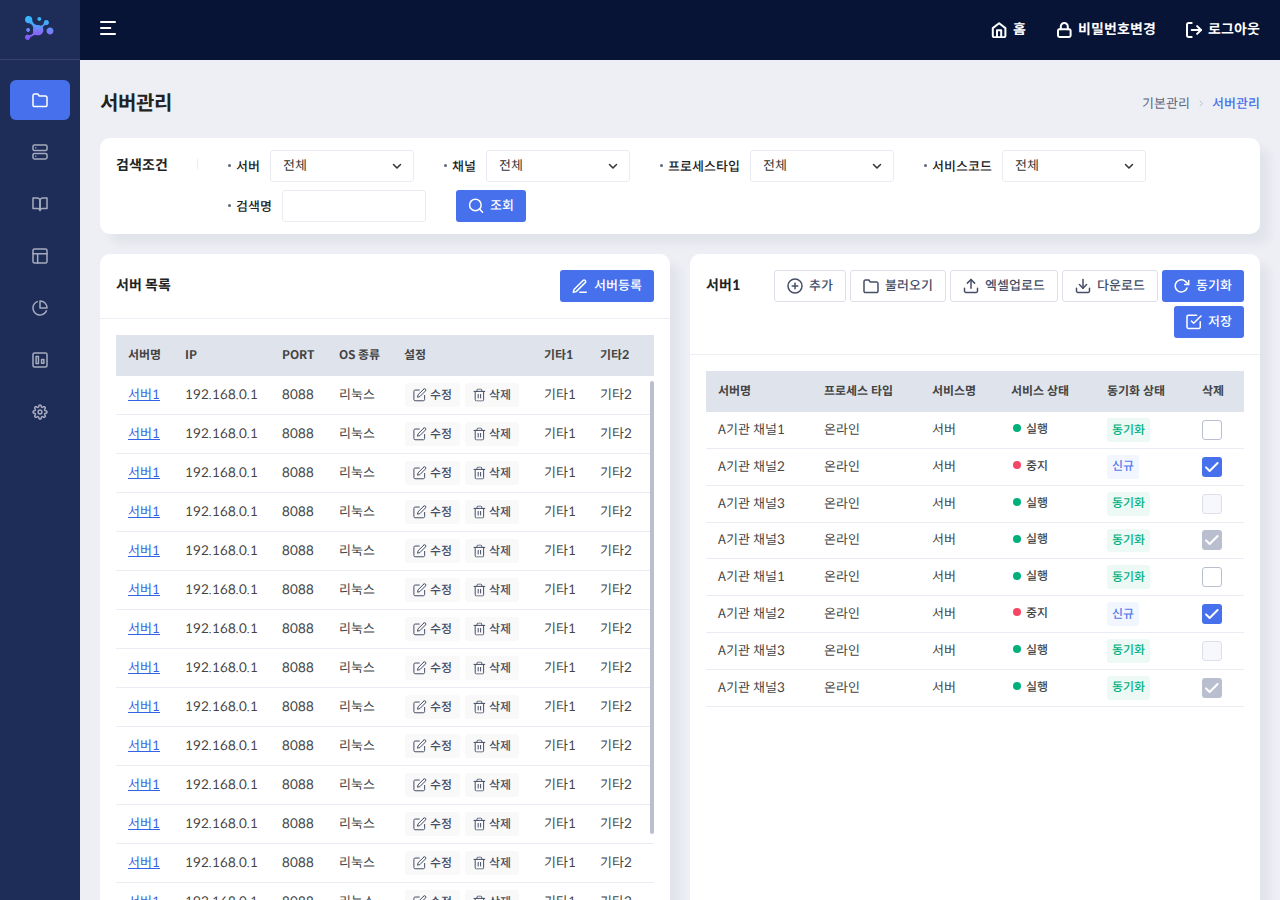
<file: html/basic/server_list.html>
<!DOCTYPE html>
<html lang="ko">
<head>
<meta charset="utf-8">
<meta http-equiv="X-UA-Compatible" content="IE=edge, chrome=1">
<meta name="viewport" content="width=1200"/>
<link rel="canonical" href="">
<link rel="shortcut icon" type="image/x-icon" href="">
<meta name="keywords" content="">
<meta name="description" content="">
<meta property="og:title" content=""/>
<meta property="og:url" content="" />
<meta property="og:image" content="" />
<meta property="og:site_name" content=""/>
<meta property="og:description" content="" />
<title>T-Manager</title>
<link rel="stylesheet" type="text/css" href="../../assets/css/normalize.css" />
<link rel="stylesheet" type="text/css" href="../../assets/css/common.css" />
<link rel="stylesheet" type="text/css" href="../../assets/css/content.css" />
<link rel="stylesheet" type="text/css" href="../../assets/css/jquery-ui.css" />
<link rel="stylesheet" type="text/css" href="../../assets/css/simplebar.css" />
<script src="../../assets/js/jquery-3.4.1.min.js"></script>
<script src="../../assets/js/jquery-ui.min.js"></script>
<script src="../../assets/js/simplebar.min.js"></script>
<script src="../../assets/js/common.js"></script>
</head>
<body>

<!-- wrap -->
<div id="layout">
	<h1 id="header_h1">T-Manager</h1>
	<div id="skip_to_container">
		<!-- skip navigation -->
		<a href="#content">내용 바로가기</a>
		<a href="#nav">서비스메뉴 바로가기</a>
	</div>
	<hr class="hide" />	

	<!-- header -->
	<div id="aside">
        <script>
            //자바스크립트로 쿠키확인 후 처리하기때문에 약간의 딜레이가 있을수 있음. 딜레이 없이 하려면 회원db에 상태값 저장해서 로드시 클래스 출력해서 사용하면 됨.  쿠키 딜레이 최소화 하기위해 태그 바로밑에서 스크립트 실행
            const menuState = getCookie('menuState');
            const asideElement = document.getElementById('aside');
            if (menuState === 'open') {
                asideElement.classList.add('active');
            }
        </script>
		<div id="logo">
            <a href="../main/main.html" class="large"><img src="../../assets/images/logo.svg" alt="T-Manager"></a>
            <a href="../main/main.html" class="small"><img src="../../assets/images/logo_small.svg" alt="T-Manager"></a>
        </div>
        <div id="nav">
            <ul>
                <li class="active open"><a href="javascript:;"><img src="../../assets/images/nav_icon_basic.svg" class="nav_icon"><span>기본관리</span></a>
                    <ul>
                        <li><a href="../basic/server_list.html" class="active">서버관리</a></li> 
                        <li><a href="../basic/chanel_list.html">채널관리</a></li>
                        <li><a href="javascript:;">그룹관리</a></li>
                    </ul>
                </li>
                <li><a href="javascript:;"><img src="../../assets/images/nav_icon_server.svg" class="nav_icon"><span>서버설정</span></a>
                    <ul>
                        <li><a href="javascript:;">서버관리</a></li>
                        <li><a href="javascript:;">채널관리</a></li>
                        <li><a href="javascript:;">그룹관리</a></li>
                    </ul>
                </li>
                <li><a href="javascript:;"><img src="../../assets/images/nav_icon_professional.svg" class="nav_icon"><span>전문관리</span></a>
                    <ul>
                        <li><a href="javascript:;">서버관리</a></li>
                        <li><a href="javascript:;">채널관리</a></li>
                        <li><a href="javascript:;">그룹관리</a></li>
                    </ul>
                </li>
                <li><a href="javascript:;"><img src="../../assets/images/nav_icon_demon.svg" class="nav_icon"><span>데몬관리</span></a>
                    <ul>
                        <li><a href="javascript:;">서버관리</a></li>
                        <li><a href="javascript:;">채널관리</a></li>
                        <li><a href="javascript:;">그룹관리</a></li>
                    </ul>
                </li>
                <li><a href="javascript:;"><img src="../../assets/images/nav_icon_data.svg" class="nav_icon"><span>데이터관리</span></a>
                    <ul>
                        <li><a href="javascript:;">서버관리</a></li>
                        <li><a href="javascript:;">채널관리</a></li>
                        <li><a href="javascript:;">그룹관리</a></li>
                    </ul>
                </li>
                <li><a href="javascript:;"><img src="../../assets/images/nav_icon_statistics.svg" class="nav_icon"><span>통계관리</span></a>
                    <ul>
                        <li><a href="javascript:;">서버관리</a></li>
                        <li><a href="javascript:;">채널관리</a></li>
                        <li><a href="javascript:;">그룹관리</a></li>
                    </ul>
                </li>
                <li><a href="javascript:;"><img src="../../assets/images/nav_icon_operation.svg" class="nav_icon"><span>운영관리</span></a>
                    <ul>
                        <li><a href="javascript:;">서버관리</a></li>
                        <li><a href="javascript:;">채널관리</a></li>
                        <li><a href="javascript:;">그룹관리</a></li>
                    </ul>
                </li>
            </ul>
        </div>
	</div>
	<!-- //header -->	

    <div id="content_wrap">
        <div id="header">
            <div class="l">
                <button id="menu_toggle" type="button" onclick="asideActive();">메뉴열기</button>
                <script>
                    //자바스크립트로 쿠키확인 후 처리하기때문에 약간의 딜레이가 있을수 있음. 딜레이 없이 하려면 회원db에 상태값 저장해서 로드시 클래스 출력해서 사용하면 됨.  쿠키 딜레이 최소화 하기위해 태그 바로밑에서 스크립트 실행
                    const menuToggle = document.getElementById('menu_toggle');
                    if (menuState === 'open') {
                        menuToggle.classList.add('active');
                    }

                    //메뉴 토글 & 쿠키저장
                    function asideActive(){
                        const menuToggle = document.getElementById('menu_toggle');
                        const asideElement = document.getElementById('aside');

                        //메뉴 닫기
                        if(menuToggle.classList.contains('active')){
                            menuToggle.classList.remove('active');
                            asideElement.classList.remove('active');
                            setCookie('menuState', 'closed', 0);//쿠키저장
                        }else{//메뉴 열기
                            menuToggle.classList.add('active');
                            asideElement.classList.add('active');
                            setCookie('menuState', 'open', 0); //쿠키저장
                        }
                    }
                </script>
            </div>
            <div class="r">
                <div class="header_links">
                    <div class="item"><a href="javascript:;" class="home"><img src="../../assets/images/header_icon_home.svg" class="header_icon"><span>홈</span></a></div>
                    <div class="item"><a href="javascript:;" class="password"><img src="../../assets/images/header_icon_password.svg" class="header_icon"><span>비밀번호변경</span></a></div>
                    <div class="item"><a href="../login/login.html" class="logout"><img src="../../assets/images/header_icon_logout.svg" class="header_icon"><span>로그아웃</span></a></div>
                </div>
            </div>
        </div>
        <!-- content -->
        <div id="content">
            <div class="page_title">
                <h2>서버관리</h2>
                <div class="page_history">
                    <span class="item">기본관리</span>
                    <span class="item">서버관리</span>
                </div>
            </div>

            <div class="page">
                <div class="list_search w_box">
                    <div class="ls_title">검색조건</div>
                    <div class="ls_content">
                        <div class="item">
                            <div class="tit">서버</div>
                            <div class="cnt">
                                <div class="input_group">
                                    <!-- 페이지 로드 시 active된 옵션 기준으로 input hidden에 data-id 값 출력, select_selected에 문자 출력 -->
                                    <div class="custom_select">
                                        <input type="hidden">
                                        <button type="button" class="select_selected" onclick="customSelect(this)">전체</button>
                                        <div class="options design_scroll" data-simplebar>
                                            <div class="item"><a href="javascript:;" data-id="all" class="active" onclick="customSelectSelect(this)">전체</a></div>
                                            <div class="item"><a href="javascript:;" data-id="servercode1" onclick="customSelectSelect(this)">서버1</a></div>
                                            <div class="item"><a href="javascript:;" data-id="servercode2" onclick="customSelectSelect(this)">서버2</a></div>
                                            <div class="item"><a href="javascript:;" data-id="servercode3" onclick="customSelectSelect(this)">서버3</a></div>
                                            <div class="item"><a href="javascript:;" data-id="servercode4" onclick="customSelectSelect(this)">서버4</a></div>
                                            <div class="item"><a href="javascript:;" data-id="servercode5" onclick="customSelectSelect(this)">서버5</a></div>
                                            <div class="item"><a href="javascript:;" data-id="servercode6" onclick="customSelectSelect(this)">서버6</a></div>
                                            <div class="item"><a href="javascript:;" data-id="servercode7" onclick="customSelectSelect(this)">서버7</a></div>
                                            <div class="item"><a href="javascript:;" data-id="servercode8" onclick="customSelectSelect(this)">서버8</a></div>
                                        </div>
                                    </div>
                                </div>
                            </div>
                        </div>

                        <div class="item">
                            <div class="tit">채널</div>
                            <div class="cnt">
                                <div class="input_group">
                                    <!-- 페이지 로드 시 active된 옵션 기준으로 input hidden에 data-id 값 출력, select_selected에 문자 출력 -->
                                    <div class="custom_select">
                                        <input type="hidden">
                                        <button type="button" class="select_selected" onclick="customSelect(this)">전체</button>
                                        <div class="options design_scroll" data-simplebar>
                                            <div class="item"><a href="javascript:;" data-id="all" class="active" onclick="customSelectSelect(this)">전체</a></div>
                                            <div class="item"><a href="javascript:;" data-id="servercode1" onclick="customSelectSelect(this)">서버1</a></div>
                                            <div class="item"><a href="javascript:;" data-id="servercode2" onclick="customSelectSelect(this)">서버2</a></div>
                                            <div class="item"><a href="javascript:;" data-id="servercode3" onclick="customSelectSelect(this)">서버3</a></div>
                                            <div class="item"><a href="javascript:;" data-id="servercode4" onclick="customSelectSelect(this)">서버4</a></div>
                                            <div class="item"><a href="javascript:;" data-id="servercode5" onclick="customSelectSelect(this)">서버5</a></div>
                                            <div class="item"><a href="javascript:;" data-id="servercode6" onclick="customSelectSelect(this)">서버6</a></div>
                                            <div class="item"><a href="javascript:;" data-id="servercode7" onclick="customSelectSelect(this)">서버7</a></div>
                                            <div class="item"><a href="javascript:;" data-id="servercode8" onclick="customSelectSelect(this)">서버8</a></div>
                                        </div>
                                    </div>
                                </div>
                            </div>
                        </div>

                        <div class="item">
                            <div class="tit">프로세스타입</div>
                            <div class="cnt">
                                <div class="input_group">
                                    <!-- 페이지 로드 시 active된 옵션 기준으로 input hidden에 data-id 값 출력, select_selected에 문자 출력 -->
                                    <div class="custom_select">
                                        <input type="hidden">
                                        <button type="button" class="select_selected" onclick="customSelect(this)">전체</button>
                                        <div class="options design_scroll" data-simplebar>
                                            <div class="item"><a href="javascript:;" data-id="all" class="active" onclick="customSelectSelect(this)">전체</a></div>
                                            <div class="item"><a href="javascript:;" data-id="servercode1" onclick="customSelectSelect(this)">서버1</a></div>
                                            <div class="item"><a href="javascript:;" data-id="servercode2" onclick="customSelectSelect(this)">서버2</a></div>
                                            <div class="item"><a href="javascript:;" data-id="servercode3" onclick="customSelectSelect(this)">서버3</a></div>
                                            <div class="item"><a href="javascript:;" data-id="servercode4" onclick="customSelectSelect(this)">서버4</a></div>
                                            <div class="item"><a href="javascript:;" data-id="servercode5" onclick="customSelectSelect(this)">서버5</a></div>
                                            <div class="item"><a href="javascript:;" data-id="servercode6" onclick="customSelectSelect(this)">서버6</a></div>
                                            <div class="item"><a href="javascript:;" data-id="servercode7" onclick="customSelectSelect(this)">서버7</a></div>
                                            <div class="item"><a href="javascript:;" data-id="servercode8" onclick="customSelectSelect(this)">서버8</a></div>
                                        </div>
                                    </div>
                                </div>
                            </div>
                        </div>

                        <div class="item">
                            <div class="tit">서비스코드</div>
                            <div class="cnt">
                                <div class="input_group">
                                    <!-- 페이지 로드 시 active된 옵션 기준으로 input hidden에 data-id 값 출력, select_selected에 문자 출력 -->
                                    <div class="custom_select">
                                        <input type="hidden">
                                        <button type="button" class="select_selected" onclick="customSelect(this)">전체</button>
                                        <div class="options design_scroll" data-simplebar>
                                            <div class="item"><a href="javascript:;" data-id="all" class="active" onclick="customSelectSelect(this)">전체</a></div>
                                            <div class="item"><a href="javascript:;" data-id="servercode1" onclick="customSelectSelect(this)">서버1</a></div>
                                            <div class="item"><a href="javascript:;" data-id="servercode2" onclick="customSelectSelect(this)">서버2</a></div>
                                            <div class="item"><a href="javascript:;" data-id="servercode3" onclick="customSelectSelect(this)">서버3</a></div>
                                            <div class="item"><a href="javascript:;" data-id="servercode4" onclick="customSelectSelect(this)">서버4</a></div>
                                            <div class="item"><a href="javascript:;" data-id="servercode5" onclick="customSelectSelect(this)">서버5</a></div>
                                            <div class="item"><a href="javascript:;" data-id="servercode6" onclick="customSelectSelect(this)">서버6</a></div>
                                            <div class="item"><a href="javascript:;" data-id="servercode7" onclick="customSelectSelect(this)">서버7</a></div>
                                            <div class="item"><a href="javascript:;" data-id="servercode8" onclick="customSelectSelect(this)">서버8</a></div>
                                        </div>
                                    </div>
                                </div>
                            </div>
                        </div>

                        <div class="item">
                            <div class="tit">검색명</div>
                            <div class="cnt">
                                <div class="input_group">
                                    <input type="text">
                                </div>
                            </div>
                        </div>
                        
                        <div class="btns">
                            <button type="submit" class="btn btn_md btn_submit"><img src="../../assets/images/btn_icon_search.svg">조회</button>
                        </div>
                    </div>
                </div>

                <div class="row">
                    <div class="col_6 w_box">
                        <div class="card_header">
                            <div class="l">
                                <div class="card_title">서버 목록</div>
                            </div>
                            <div class="r">
                                <button type="button" class="btn btn_md btn_submit" onclick="openLayer('#server_registration')"><img src="../../assets/images/btn_icon_write.svg">서버등록</button>
                            </div>
                        </div>
                        <div class="card_body">
                            <!-- 
                                thead_fixed thead 스크롤 고정
                                table_nowrap 내용 줄바꿈없이 한줄로 보임
                             -->
                            <div class="table_list thead_fixed table_nowrap design_scroll" data-simplebar style="height:59.6rem;max-height:59.6rem;">
                                <table>
                                    <thead>
                                        <tr>
                                            <th>서버명</th>
                                            <th>IP</th>
                                            <th>PORT</th>
                                            <th>OS 종류</th>
                                            <th>설정</th>
                                            <th>기타1</th>
                                            <th>기타2</th>
                                            <th>기타3</th>
                                            <th>기타4</th>
                                            <th>기타5</th>
                                            <th>기타6</th>
                                            <th>기타7</th>
                                            <th>기타8</th>
                                        </tr>
                                    </thead>
                                    <tbody>
                                        <tr>
                                            <td><a href="javascript:;" class="link">서버1</a></td>
                                            <td>192.168.0.1</td>
                                            <td>8088</td>
                                            <td>리눅스</td>
                                            <td>
                                                <button type="button" class="btn btn_sm btn_gray" onclick="openLayer('#server_modify')"><img src="../../assets/images/btn_icon_modify.svg">수정</button>
                                                <button type="button" class="btn btn_sm btn_gray" onclick="openLayer('#server_remove')"><img src="../../assets/images/btn_icon_remove.svg">삭제</button>
                                            </td>
                                            <td>기타1</td>
                                            <td>기타2</td>
                                            <td>기타3</td>
                                            <td>기타4</td>
                                            <td>기타5</td>
                                            <td>기타6</td>
                                            <td>기타7</td>
                                            <td>기타8</td>
                                        </tr>
                                        <tr>
                                            <td><a href="javascript:;" class="link">서버1</a></td>
                                            <td>192.168.0.1</td>
                                            <td>8088</td>
                                            <td>리눅스</td>
                                            <td>
                                                <button type="button" class="btn btn_sm btn_gray" onclick="openLayer('#server_modify')"><img src="../../assets/images/btn_icon_modify.svg">수정</button>
                                                <button type="button" class="btn btn_sm btn_gray" onclick="openLayer('#server_remove')"><img src="../../assets/images/btn_icon_remove.svg">삭제</button>
                                            </td>
                                            <td>기타1</td>
                                            <td>기타2</td>
                                            <td>기타3</td>
                                            <td>기타4</td>
                                            <td>기타5</td>
                                            <td>기타6</td>
                                            <td>기타7</td>
                                            <td>기타8</td>
                                        </tr>
                                        <tr>
                                            <td><a href="javascript:;" class="link">서버1</a></td>
                                            <td>192.168.0.1</td>
                                            <td>8088</td>
                                            <td>리눅스</td>
                                            <td>
                                                <button type="button" class="btn btn_sm btn_gray" onclick="openLayer('#server_modify')"><img src="../../assets/images/btn_icon_modify.svg">수정</button>
                                                <button type="button" class="btn btn_sm btn_gray" onclick="openLayer('#server_remove')"><img src="../../assets/images/btn_icon_remove.svg">삭제</button>
                                            </td>
                                            <td>기타1</td>
                                            <td>기타2</td>
                                            <td>기타3</td>
                                            <td>기타4</td>
                                            <td>기타5</td>
                                            <td>기타6</td>
                                            <td>기타7</td>
                                            <td>기타8</td>
                                        </tr>
                                        <tr>
                                            <td><a href="javascript:;" class="link">서버1</a></td>
                                            <td>192.168.0.1</td>
                                            <td>8088</td>
                                            <td>리눅스</td>
                                            <td>
                                                <button type="button" class="btn btn_sm btn_gray" onclick="openLayer('#server_modify')"><img src="../../assets/images/btn_icon_modify.svg">수정</button>
                                                <button type="button" class="btn btn_sm btn_gray" onclick="openLayer('#server_remove')"><img src="../../assets/images/btn_icon_remove.svg">삭제</button>
                                            </td>
                                            <td>기타1</td>
                                            <td>기타2</td>
                                            <td>기타3</td>
                                            <td>기타4</td>
                                            <td>기타5</td>
                                            <td>기타6</td>
                                            <td>기타7</td>
                                            <td>기타8</td>
                                        </tr>
                                        <tr>
                                            <td><a href="javascript:;" class="link">서버1</a></td>
                                            <td>192.168.0.1</td>
                                            <td>8088</td>
                                            <td>리눅스</td>
                                            <td>
                                                <button type="button" class="btn btn_sm btn_gray" onclick="openLayer('#server_modify')"><img src="../../assets/images/btn_icon_modify.svg">수정</button>
                                                <button type="button" class="btn btn_sm btn_gray" onclick="openLayer('#server_remove')"><img src="../../assets/images/btn_icon_remove.svg">삭제</button>
                                            </td>
                                            <td>기타1</td>
                                            <td>기타2</td>
                                            <td>기타3</td>
                                            <td>기타4</td>
                                            <td>기타5</td>
                                            <td>기타6</td>
                                            <td>기타7</td>
                                            <td>기타8</td>
                                        </tr>
                                        <tr>
                                            <td><a href="javascript:;" class="link">서버1</a></td>
                                            <td>192.168.0.1</td>
                                            <td>8088</td>
                                            <td>리눅스</td>
                                            <td>
                                                <button type="button" class="btn btn_sm btn_gray" onclick="openLayer('#server_modify')"><img src="../../assets/images/btn_icon_modify.svg">수정</button>
                                                <button type="button" class="btn btn_sm btn_gray" onclick="openLayer('#server_remove')"><img src="../../assets/images/btn_icon_remove.svg">삭제</button>
                                            </td>
                                            <td>기타1</td>
                                            <td>기타2</td>
                                            <td>기타3</td>
                                            <td>기타4</td>
                                            <td>기타5</td>
                                            <td>기타6</td>
                                            <td>기타7</td>
                                            <td>기타8</td>
                                        </tr>
                                        <tr>
                                            <td><a href="javascript:;" class="link">서버1</a></td>
                                            <td>192.168.0.1</td>
                                            <td>8088</td>
                                            <td>리눅스</td>
                                            <td>
                                                <button type="button" class="btn btn_sm btn_gray" onclick="openLayer('#server_modify')"><img src="../../assets/images/btn_icon_modify.svg">수정</button>
                                                <button type="button" class="btn btn_sm btn_gray" onclick="openLayer('#server_remove')"><img src="../../assets/images/btn_icon_remove.svg">삭제</button>
                                            </td>
                                            <td>기타1</td>
                                            <td>기타2</td>
                                            <td>기타3</td>
                                            <td>기타4</td>
                                            <td>기타5</td>
                                            <td>기타6</td>
                                            <td>기타7</td>
                                            <td>기타8</td>
                                        </tr>
                                        <tr>
                                            <td><a href="javascript:;" class="link">서버1</a></td>
                                            <td>192.168.0.1</td>
                                            <td>8088</td>
                                            <td>리눅스</td>
                                            <td>
                                                <button type="button" class="btn btn_sm btn_gray" onclick="openLayer('#server_modify')"><img src="../../assets/images/btn_icon_modify.svg">수정</button>
                                                <button type="button" class="btn btn_sm btn_gray" onclick="openLayer('#server_remove')"><img src="../../assets/images/btn_icon_remove.svg">삭제</button>
                                            </td>
                                            <td>기타1</td>
                                            <td>기타2</td>
                                            <td>기타3</td>
                                            <td>기타4</td>
                                            <td>기타5</td>
                                            <td>기타6</td>
                                            <td>기타7</td>
                                            <td>기타8</td>
                                        </tr>
                                        <tr>
                                            <td><a href="javascript:;" class="link">서버1</a></td>
                                            <td>192.168.0.1</td>
                                            <td>8088</td>
                                            <td>리눅스</td>
                                            <td>
                                                <button type="button" class="btn btn_sm btn_gray" onclick="openLayer('#server_modify')"><img src="../../assets/images/btn_icon_modify.svg">수정</button>
                                                <button type="button" class="btn btn_sm btn_gray" onclick="openLayer('#server_remove')"><img src="../../assets/images/btn_icon_remove.svg">삭제</button>
                                            </td>
                                            <td>기타1</td>
                                            <td>기타2</td>
                                            <td>기타3</td>
                                            <td>기타4</td>
                                            <td>기타5</td>
                                            <td>기타6</td>
                                            <td>기타7</td>
                                            <td>기타8</td>
                                        </tr>
                                        <tr>
                                            <td><a href="javascript:;" class="link">서버1</a></td>
                                            <td>192.168.0.1</td>
                                            <td>8088</td>
                                            <td>리눅스</td>
                                            <td>
                                                <button type="button" class="btn btn_sm btn_gray" onclick="openLayer('#server_modify')"><img src="../../assets/images/btn_icon_modify.svg">수정</button>
                                                <button type="button" class="btn btn_sm btn_gray" onclick="openLayer('#server_remove')"><img src="../../assets/images/btn_icon_remove.svg">삭제</button>
                                            </td>
                                            <td>기타1</td>
                                            <td>기타2</td>
                                            <td>기타3</td>
                                            <td>기타4</td>
                                            <td>기타5</td>
                                            <td>기타6</td>
                                            <td>기타7</td>
                                            <td>기타8</td>
                                        </tr>
                                        <tr>
                                            <td><a href="javascript:;" class="link">서버1</a></td>
                                            <td>192.168.0.1</td>
                                            <td>8088</td>
                                            <td>리눅스</td>
                                            <td>
                                                <button type="button" class="btn btn_sm btn_gray" onclick="openLayer('#server_modify')"><img src="../../assets/images/btn_icon_modify.svg">수정</button>
                                                <button type="button" class="btn btn_sm btn_gray" onclick="openLayer('#server_remove')"><img src="../../assets/images/btn_icon_remove.svg">삭제</button>
                                            </td>
                                            <td>기타1</td>
                                            <td>기타2</td>
                                            <td>기타3</td>
                                            <td>기타4</td>
                                            <td>기타5</td>
                                            <td>기타6</td>
                                            <td>기타7</td>
                                            <td>기타8</td>
                                        </tr>
                                        <tr>
                                            <td><a href="javascript:;" class="link">서버1</a></td>
                                            <td>192.168.0.1</td>
                                            <td>8088</td>
                                            <td>리눅스</td>
                                            <td>
                                                <button type="button" class="btn btn_sm btn_gray" onclick="openLayer('#server_modify')"><img src="../../assets/images/btn_icon_modify.svg">수정</button>
                                                <button type="button" class="btn btn_sm btn_gray" onclick="openLayer('#server_remove')"><img src="../../assets/images/btn_icon_remove.svg">삭제</button>
                                            </td>
                                            <td>기타1</td>
                                            <td>기타2</td>
                                            <td>기타3</td>
                                            <td>기타4</td>
                                            <td>기타5</td>
                                            <td>기타6</td>
                                            <td>기타7</td>
                                            <td>기타8</td>
                                        </tr>
                                        <tr>
                                            <td><a href="javascript:;" class="link">서버1</a></td>
                                            <td>192.168.0.1</td>
                                            <td>8088</td>
                                            <td>리눅스</td>
                                            <td>
                                                <button type="button" class="btn btn_sm btn_gray" onclick="openLayer('#server_modify')"><img src="../../assets/images/btn_icon_modify.svg">수정</button>
                                                <button type="button" class="btn btn_sm btn_gray" onclick="openLayer('#server_remove')"><img src="../../assets/images/btn_icon_remove.svg">삭제</button>
                                            </td>
                                            <td>기타1</td>
                                            <td>기타2</td>
                                            <td>기타3</td>
                                            <td>기타4</td>
                                            <td>기타5</td>
                                            <td>기타6</td>
                                            <td>기타7</td>
                                            <td>기타8</td>
                                        </tr>
                                        <tr>
                                            <td><a href="javascript:;" class="link">서버1</a></td>
                                            <td>192.168.0.1</td>
                                            <td>8088</td>
                                            <td>리눅스</td>
                                            <td>
                                                <button type="button" class="btn btn_sm btn_gray" onclick="openLayer('#server_modify')"><img src="../../assets/images/btn_icon_modify.svg">수정</button>
                                                <button type="button" class="btn btn_sm btn_gray" onclick="openLayer('#server_remove')"><img src="../../assets/images/btn_icon_remove.svg">삭제</button>
                                            </td>
                                            <td>기타1</td>
                                            <td>기타2</td>
                                            <td>기타3</td>
                                            <td>기타4</td>
                                            <td>기타5</td>
                                            <td>기타6</td>
                                            <td>기타7</td>
                                            <td>기타8</td>
                                        </tr>
                                        <tr>
                                            <td><a href="javascript:;" class="link">서버1</a></td>
                                            <td>192.168.0.1</td>
                                            <td>8088</td>
                                            <td>리눅스</td>
                                            <td>
                                                <button type="button" class="btn btn_sm btn_gray" onclick="openLayer('#server_modify')"><img src="../../assets/images/btn_icon_modify.svg">수정</button>
                                                <button type="button" class="btn btn_sm btn_gray" onclick="openLayer('#server_remove')"><img src="../../assets/images/btn_icon_remove.svg">삭제</button>
                                            </td>
                                            <td>기타1</td>
                                            <td>기타2</td>
                                            <td>기타3</td>
                                            <td>기타4</td>
                                            <td>기타5</td>
                                            <td>기타6</td>
                                            <td>기타7</td>
                                            <td>기타8</td>
                                        </tr>
                                        <tr>
                                            <td><a href="javascript:;" class="link">서버1</a></td>
                                            <td>192.168.0.1</td>
                                            <td>8088</td>
                                            <td>리눅스</td>
                                            <td>
                                                <button type="button" class="btn btn_sm btn_gray" onclick="openLayer('#server_modify')"><img src="../../assets/images/btn_icon_modify.svg">수정</button>
                                                <button type="button" class="btn btn_sm btn_gray" onclick="openLayer('#server_remove')"><img src="../../assets/images/btn_icon_remove.svg">삭제</button>
                                            </td>
                                            <td>기타1</td>
                                            <td>기타2</td>
                                            <td>기타3</td>
                                            <td>기타4</td>
                                            <td>기타5</td>
                                            <td>기타6</td>
                                            <td>기타7</td>
                                            <td>기타8</td>
                                        </tr>
                                    </tbody>
                                </table>
                            </div>
                            <div class="list_action">
                                <div class="l">
                                    <div class="paging_select">
                                        <div class="input_group">
                                            <!-- 페이지 로드 시 active된 옵션 기준으로 input hidden에 data-id 값 출력, select_selected에 문자 출력 -->
                                            <div class="custom_select">
                                                <input type="hidden">
                                                <button type="button" class="select_selected" onclick="customSelect(this)">15</button>
                                                <div class="options design_scroll" data-simplebar>
                                                    <div class="item"><a href="javascript:;" data-id="15" class="active" onclick="customSelectSelect(this)">15</a></div>
                                                    <div class="item"><a href="javascript:;" data-id="30" onclick="customSelectSelect(this)">30</a></div>
                                                    <div class="item"><a href="javascript:;" data-id="45" onclick="customSelectSelect(this)">45</a></div>
                                                    <div class="item"><a href="javascript:;" data-id="50" onclick="customSelectSelect(this)">50</a></div>
                                                </div>
                                            </div>
                                        </div>
                                        <div class="page_status">1-15 of 50</div>
                                    </div>
                                </div>
                                <div class="r">
                                    <div class="paging">
                                        <a href="javascript:;" class="pg first disabled"></a>
                                        <a href="javascript:;" class="pg prev disabled"></a>
                                        <a href="javascript:;" class="pg first"></a>
                                        <a href="javascript:;" class="pg prev "></a>
                                        <a href="javascript:;">1</a>
                                        <a href="javascript:;" class="active">2</a>
                                        <a href="javascript:;">3</a>
                                        <a href="javascript:;">4</a>
                                        <a href="javascript:;">5</a>
                                        <a href="javascript:;" class="pg next"></a>
                                        <a href="javascript:;" class="pg end"></a>
                                        <a href="javascript:;" class="pg next disabled"></a>
                                        <a href="javascript:;" class="pg end disabled"></a>
                                    </div>
                                </div>
                            </div>
                        </div>
                    </div>

                    <div class="col_6 w_box">
                        <div class="card_header">
                            <div class="l">
                                <div class="card_title">서버1</div>
                            </div> 
                            <div class="r">
                                <button type="button" class="btn btn_md btn_white" onclick="openLayer('#chanel_registration')"><img src="../../assets/images/btn_icon_add.svg">추가</button>
                                <button type="button" class="btn btn_md btn_white"><img src="../../assets/images/btn_icon_folder.svg">불러오기</button>
                                <button type="button" class="btn btn_md btn_white" onclick="openLayer('#excel_upload')"><img src="../../assets/images/btn_icon_upload.svg">엑셀업로드</button>
                                <button type="button" class="btn btn_md btn_white"><img src="../../assets/images/btn_icon_download.svg">다운로드</button>
                                <button type="button" class="btn btn_md btn_submit"><img src="../../assets/images/btn_icon_reset2.svg">동기화</button>
                                <button type="button" class="btn btn_md btn_submit"><img src="../../assets/images/btn_icon_save.svg">저장</button>
                            </div>
                        </div>
                        <div class="card_body">
                            <!-- 
                                thead_fixed thead 스크롤 고정
                                table_nowrap 내용 줄바꿈없이 한줄로 보임
                             -->
                            <div class="table_list thead_fixed table_nowrap design_scroll" data-simplebar style="height:59.6rem;max-height:59.6rem;">
                                <table>
                                    <thead>
                                        <tr>
                                            <th>서버명</th>
                                            <th>프로세스 타입</th>
                                            <th>서비스명</th>
                                            <th>서비스 상태</th>
                                            <th>동기화 상태</th>
                                            <th>삭제</th>
                                        </tr>
                                    </thead>
                                    <tbody>
                                        <tr>
                                            <td>A기관 채널1</td>
                                            <td>온라인</td>
                                            <td>서버</td>
                                            <td><span class="status_circle green">실행</span></td>
                                            <td><span class="status_text green">동기화</span></td>
                                            <td><label class="checkbox single"><input type="checkbox"><span class="ck_icon"></span></label></td>
                                        </tr>
                                        <tr>
                                            <td>A기관 채널2</td>
                                            <td>온라인</td>
                                            <td>서버</td>
                                            <td><span class="status_circle red">중지</span></td>
                                            <td><span class="status_text blue">신규</span></td>
                                            <td><label class="checkbox single"><input type="checkbox" checked><span class="ck_icon"></span></label></td>
                                        </tr>
                                        <tr>
                                            <td>A기관 채널3</td>
                                            <td>온라인</td>
                                            <td>서버</td>
                                            <td><span class="status_circle green">실행</span></td>
                                            <td><span class="status_text green">동기화</span></td>
                                            <td><label class="checkbox single"><input type="checkbox" disabled><span class="ck_icon"></span></label></td>
                                        </tr>
                                        <tr>
                                            <td>A기관 채널3</td>
                                            <td>온라인</td>
                                            <td>서버</td>
                                            <td><span class="status_circle green">실행</span></td>
                                            <td><span class="status_text green">동기화</span></td>
                                            <td><label class="checkbox single"><input type="checkbox" disabled checked><span class="ck_icon"></span></label></td>
                                        </tr>
                                        <tr>
                                            <td>A기관 채널1</td>
                                            <td>온라인</td>
                                            <td>서버</td>
                                            <td><span class="status_circle green">실행</span></td>
                                            <td><span class="status_text green">동기화</span></td>
                                            <td><label class="checkbox single"><input type="checkbox"><span class="ck_icon"></span></label></td>
                                        </tr>
                                        <tr>
                                            <td>A기관 채널2</td>
                                            <td>온라인</td>
                                            <td>서버</td>
                                            <td><span class="status_circle red">중지</span></td>
                                            <td><span class="status_text blue">신규</span></td>
                                            <td><label class="checkbox single"><input type="checkbox" checked><span class="ck_icon"></span></label></td>
                                        </tr>
                                        <tr>
                                            <td>A기관 채널3</td>
                                            <td>온라인</td>
                                            <td>서버</td>
                                            <td><span class="status_circle green">실행</span></td>
                                            <td><span class="status_text green">동기화</span></td>
                                            <td><label class="checkbox single"><input type="checkbox" disabled><span class="ck_icon"></span></label></td>
                                        </tr>
                                        <tr>
                                            <td>A기관 채널3</td>
                                            <td>온라인</td>
                                            <td>서버</td>
                                            <td><span class="status_circle green">실행</span></td>
                                            <td><span class="status_text green">동기화</span></td>
                                            <td><label class="checkbox single"><input type="checkbox" disabled checked><span class="ck_icon"></span></label></td>
                                        </tr>
                                    </tbody>
                                </table>
                            </div>
                            <div class="list_action">
                                <div class="l">
                                    <div class="paging_select">
                                        <div class="input_group">
                                            <!-- 페이지 로드 시 active된 옵션 기준으로 input hidden에 data-id 값 출력, select_selected에 문자 출력 -->
                                            <div class="custom_select">
                                                <input type="hidden">
                                                <button type="button" class="select_selected" onclick="customSelect(this)">15</button>
                                                <div class="options design_scroll" data-simplebar>
                                                    <div class="item"><a href="javascript:;" data-id="15" class="active" onclick="customSelectSelect(this)">15</a></div>
                                                    <div class="item"><a href="javascript:;" data-id="30" onclick="customSelectSelect(this)">30</a></div>
                                                    <div class="item"><a href="javascript:;" data-id="45" onclick="customSelectSelect(this)">45</a></div>
                                                    <div class="item"><a href="javascript:;" data-id="50" onclick="customSelectSelect(this)">50</a></div>
                                                </div>
                                            </div>
                                        </div>
                                        <div class="page_status">1-15 of 50</div>
                                    </div>
                                </div>
                                <div class="r">
                                    <div class="paging">
                                        <a href="javascript:;" class="pg first disabled"></a>
                                        <a href="javascript:;" class="pg prev disabled"></a>
                                        <a href="javascript:;" class="pg first"></a>
                                        <a href="javascript:;" class="pg prev "></a>
                                        <a href="javascript:;">1</a>
                                        <a href="javascript:;" class="active">2</a>
                                        <a href="javascript:;">3</a>
                                        <a href="javascript:;">4</a>
                                        <a href="javascript:;">5</a>
                                        <a href="javascript:;" class="pg next"></a>
                                        <a href="javascript:;" class="pg end"></a>
                                        <a href="javascript:;" class="pg next disabled"></a>
                                        <a href="javascript:;" class="pg end disabled"></a>
                                    </div>
                                </div>
                            </div>
                        </div>
                    </div>
                </div>

            </div>
        </div>
        <!-- //content -->
    
        <div id="footer">
            <span class="ver">T-Manager 2.0</span>
            <span class="copy">Copyright ⓒ TrionSoft INC. ALL RIGTS RESERVED.</span>
        </div>
    </div>
</div>


<!-- 서버등록 -->
<div id="server_registration" class="layer_popup">
    <div class="layer_box design_scroll" data-simplebar style="max-width:50rem;">
        <div class="layer_header">
            <div class="layer_title">서버 등록</div>
            <button type="button" class="layer_close" onclick="closeLayer(this)">팝업 닫기</button>
        </div>
        <div class="layer_body">
            <div class="table_form">
                <table>
                    <colgroup>
                        <col style="width:94px;">
                        <col style="width:calc(50% - 94px);">
                        <col style="width:94px;">
                        <col style="width:calc(50% - 94px);">
                    </colgroup>
                    <tbody>
                        <tr>
                            <th>서버명</th>
                            <td>
                                <div class="input_group">
                                    <input type="text">
                                </div>
                            </td>
                            <th>서버 OS</th>
                            <td>
                                <div class="input_group">
                                    <input type="text">
                                </div>
                            </td>
                        </tr>
                        <tr>
                            <th>IP</th>
                            <td>
                                <div class="input_group">
                                    <input type="text">
                                </div>
                            </td>
                            <th>PORT</th>
                            <td>
                                <div class="input_group">
                                    <input type="text">
                                </div>
                            </td>
                        </tr>
                        <tr>
                            <th>호스트명</th>
                            <td colspan="3">
                                <div class="input_group">
                                    <input type="text">
                                    <button class="btn btn_sm btn_gray"><img src="../../assets/images/btn_icon_search2.svg" alt="">조회</button>
                                </div>
                            </td>
                        </tr>
                    </tbody>
                </table>
            </div>
        </div>
        <div class="layer_footer">
            <div class="lf_btns">
                <button type="button" class="btn btn_lg btn_gray" onclick="closeLayer(this)">닫기</button>
                <button type="button" class="btn btn_lg btn_submit">저장</button>
            </div>
        </div>
    </div>
    <span class="layer_bg" onclick="closeLayer(this)"></span>
</div>
<!-- //서버등록 -->

<!-- 서버수정 -->
<div id="server_modify" class="layer_popup">
    <div class="layer_box design_scroll" data-simplebar style="max-width:50rem;">
        <div class="layer_header">
            <div class="layer_title">서버 수정</div>
            <button type="button" class="layer_close" onclick="closeLayer(this)">팝업 닫기</button>
        </div>
        <div class="layer_body">
            <div class="table_form">
                <table>
                    <colgroup>
                        <col style="width:94px;">
                        <col style="width:calc(50% - 94px);">
                        <col style="width:94px;">
                        <col style="width:calc(50% - 94px);">
                    </colgroup>
                    <tbody>
                        <tr>
                            <th>서버명</th>
                            <td>
                                <div class="input_group">
                                    <input type="text" value="서버1">
                                </div>
                            </td>
                            <th>서버 OS</th>
                            <td>
                                <div class="input_group">
                                    <input type="text" value="리눅스">
                                </div>
                            </td>
                        </tr>
                        <tr>
                            <th>IP</th>
                            <td>
                                <div class="input_group">
                                    <input type="text" value="192.168.0.1">
                                </div>
                            </td>
                            <th>PORT</th>
                            <td>
                                <div class="input_group">
                                    <!-- type="tel" 숫자만 입력가능 common.js -->
                                    <input type="tel" value="8088">
                                </div>
                            </td>
                        </tr>
                        <tr>
                            <th>호스트명</th>
                            <td colspan="3">
                                <div class="input_group">
                                    <input type="text" value="TSVM-1019">
                                    <button class="btn btn_sm btn_gray"><img src="../../assets/images/btn_icon_search2.svg" alt="">조회</button>
                                </div>
                            </td>
                        </tr>
                    </tbody>
                </table>
            </div>
        </div>
        <div class="layer_footer">
            <div class="lf_btns">
                <button type="button" class="btn btn_lg btn_gray" onclick="closeLayer(this)">닫기</button>
                <button type="button" class="btn btn_lg btn_submit">저장</button>
            </div>
        </div>
    </div>
    <span class="layer_bg" onclick="closeLayer(this)"></span>
</div>
<!-- //서버수정 -->

<!-- 서버삭제 -->
<div id="server_remove" class="layer_popup">
    <div class="layer_box design_scroll" data-simplebar style="max-width:50rem;">
        <div class="layer_header">
            <div class="layer_title">서버 삭제</div>
            <button type="button" class="layer_close" onclick="closeLayer(this)">팝업 닫기</button>
        </div>
        <div class="layer_body">
            <div class="text_alert mb_15">서버를 삭제하시겠습니까?</div>
            <div class="table_form">
                <table>
                    <colgroup>
                        <col style="width:94px;">
                        <col style="width:calc(50% - 94px);">
                        <col style="width:94px;">
                        <col style="width:calc(50% - 94px);">
                    </colgroup>
                    <tbody>
                        <tr>
                            <th>서버명</th>
                            <td>
                                <div class="input_group">
                                    <input type="text" value="서버1" readonly>
                                </div>
                            </td>
                            <th>서버 OS</th>
                            <td>
                                <div class="input_group">
                                    <input type="text" value="리눅스" readonly>
                                </div>
                            </td>
                        </tr>
                        <tr>
                            <th>IP</th>
                            <td>
                                <div class="input_group">
                                    <input type="text" value="192.168.0.1" readonly>
                                </div>
                            </td>
                            <th>PORT</th>
                            <td>
                                <div class="input_group">
                                    <!-- type="tel" 숫자만 입력가능 common.js -->
                                    <input type="tel" value="8088" readonly>
                                </div>
                            </td>
                        </tr>
                        <tr>
                            <th>호스트명</th>
                            <td colspan="3">
                                <div class="input_group">
                                    <input type="text" value="TSVM-1019" readonly>
                                    <button class="btn btn_sm btn_gray"><img src="../../assets/images/btn_icon_search2.svg" alt="">조회</button>
                                </div>
                            </td>
                        </tr>
                    </tbody>
                </table>
            </div>
        </div>
        <div class="layer_footer">
            <div class="lf_btns">
                <button type="button" class="btn btn_lg btn_gray" onclick="closeLayer(this)">닫기</button>
                <button type="button" class="btn btn_lg btn_danger">삭제</button>
            </div>
        </div>
    </div>
    <span class="layer_bg" onclick="closeLayer(this)"></span>
</div>
<!-- //서버삭제 -->


<!-- 채널추가 -->
<div id="chanel_registration" class="layer_popup">
    <div class="layer_box design_scroll" data-simplebar style="max-width:75rem;">
        <div class="layer_header">
            <div class="layer_title">채널 추가</div>
            <button type="button" class="layer_close" onclick="closeLayer(this)">팝업 닫기</button>
        </div>
        <div class="layer_body">
            <div class="simple_search">
                <form action="">
                    <div class="item">
                        <!-- <div class="tit">항목</div> -->
                        <div class="cnt">
                            <div class="input_group" style="width:27.4rem;">
                                <input type="text" placeholder="채널명을 입력하세요">
                            </div>
                        </div>
                    </div>
                    <div class="btns">
                        <button type="button" class="btn btn_md btn_submit">검색</button>
                    </div>
                </form>
            </div>
            <!-- 
            table_line 테이블 사이사이 라인
            thead_light thead bg 연함
            thead_fixed thead 스크롤 고정
            table_nowrap 내용 줄바꿈없이 한줄로 보임
            label_control 전체 체크 컨트롤
            -->
            <div class="table_list table_line thead_fixed thead_light table_nowrap label_control design_scroll" data-simplebar style="max-height:59.6rem;">
                <table>
                    <thead>
                        <tr>
                            <th>선택
                                <!-- 
                                <label class="checkbox single"><input type="checkbox" class="check_all"><span class="ck_icon"></span></label>
                                -->
                            </th>
                            <th>채널명</th>
                            <th>프로세스 타입</th>
                            <th>서비스명</th>
                            <th>수신 PORT</th>
                            <th>수신 IP</th>
                            <th>송신 PORT</th>
                            <th>기타1</th>
                            <th>기타2</th>
                            <th>기타3</th>
                            <th>기타4</th>
                            <th>기타5</th>
                            <th>기타6</th>
                            <th>기타7</th>
                        </tr>
                    </thead>
                    <tbody>
                        <tr>
                            <td><label class="checkbox single"><input type="checkbox"><span class="ck_icon"></span></label></td>
                            <td><a href="javascript:;" class="link">A기관 채널6</a></td>
                            <td>온라인</td>
                            <td>서버</td>
                            <td>50001</td>
                            <td></td>
                            <td></td>
                            <td>기타1 내용 기타1 내용</td>
                            <td>기타2 내용 기타2 내용</td>
                            <td>기타3 내용 기타3 내용</td>
                            <td>기타4 내용 기타4 내용</td>
                            <td>기타5 내용 기타5 내용</td>
                            <td>기타6 내용 기타6 내용</td>
                            <td>기타7 내용 기타7 내용</td>
                        </tr>
                        <tr>
                            <td><label class="checkbox single"><input type="checkbox" checked><span class="ck_icon"></span></label></td>
                            <td><a href="javascript:;" class="link">A기관 채널6</a></td>
                            <td>온라인</td>
                            <td>클라이언트</td>
                            <td></td>
                            <td>10.0.0.1</td>
                            <td>30001</td>
                            <td>기타1 내용 기타1 내용</td>
                            <td>기타2 내용 기타2 내용</td>
                            <td>기타3 내용 기타3 내용</td>
                            <td>기타4 내용 기타4 내용</td>
                            <td>기타5 내용 기타5 내용</td>
                            <td>기타6 내용 기타6 내용</td>
                            <td>기타7 내용 기타7 내용</td>
                        </tr>
                        <tr>
                            <td><label class="checkbox single"><input type="checkbox" disabled><span class="ck_icon"></span></label></td>
                            <td><a href="javascript:;" class="link">A기관 채널6</a></td>
                            <td>온라인</td>
                            <td>서버</td>
                            <td>50001</td>
                            <td></td>
                            <td></td>
                            <td>기타1 내용 기타1 내용</td>
                            <td>기타2 내용 기타2 내용</td>
                            <td>기타3 내용 기타3 내용</td>
                            <td>기타4 내용 기타4 내용</td>
                            <td>기타5 내용 기타5 내용</td>
                            <td>기타6 내용 기타6 내용</td>
                            <td>기타7 내용 기타7 내용</td>
                        </tr>
                        <tr>
                            <td><label class="checkbox single"><input type="checkbox"><span class="ck_icon"></span></label></td>
                            <td><a href="javascript:;" class="link">A기관 채널6</a></td>
                            <td>온라인</td>
                            <td>서버</td>
                            <td>50001</td>
                            <td></td>
                            <td></td>
                            <td>기타1 내용 기타1 내용</td>
                            <td>기타2 내용 기타2 내용</td>
                            <td>기타3 내용 기타3 내용</td>
                            <td>기타4 내용 기타4 내용</td>
                            <td>기타5 내용 기타5 내용</td>
                            <td>기타6 내용 기타6 내용</td>
                            <td>기타7 내용 기타7 내용</td>
                        </tr>
                        <tr>
                            <td><label class="checkbox single"><input type="checkbox" checked><span class="ck_icon"></span></label></td>
                            <td><a href="javascript:;" class="link">A기관 채널6</a></td>
                            <td>온라인</td>
                            <td>클라이언트</td>
                            <td></td>
                            <td>10.0.0.1</td>
                            <td>30001</td>
                            <td>기타1 내용 기타1 내용</td>
                            <td>기타2 내용 기타2 내용</td>
                            <td>기타3 내용 기타3 내용</td>
                            <td>기타4 내용 기타4 내용</td>
                            <td>기타5 내용 기타5 내용</td>
                            <td>기타6 내용 기타6 내용</td>
                            <td>기타7 내용 기타7 내용</td>
                        </tr>
                        <tr>
                            <td><label class="checkbox single"><input type="checkbox" disabled><span class="ck_icon"></span></label></td>
                            <td><a href="javascript:;" class="link">A기관 채널6</a></td>
                            <td>온라인</td>
                            <td>서버</td>
                            <td>50001</td>
                            <td></td>
                            <td></td>
                            <td>기타1 내용 기타1 내용</td>
                            <td>기타2 내용 기타2 내용</td>
                            <td>기타3 내용 기타3 내용</td>
                            <td>기타4 내용 기타4 내용</td>
                            <td>기타5 내용 기타5 내용</td>
                            <td>기타6 내용 기타6 내용</td>
                            <td>기타7 내용 기타7 내용</td>
                        </tr>
                        <tr>
                            <td><label class="checkbox single"><input type="checkbox"><span class="ck_icon"></span></label></td>
                            <td><a href="javascript:;" class="link">A기관 채널6</a></td>
                            <td>온라인</td>
                            <td>서버</td>
                            <td>50001</td>
                            <td></td>
                            <td></td>
                            <td>기타1 내용 기타1 내용</td>
                            <td>기타2 내용 기타2 내용</td>
                            <td>기타3 내용 기타3 내용</td>
                            <td>기타4 내용 기타4 내용</td>
                            <td>기타5 내용 기타5 내용</td>
                            <td>기타6 내용 기타6 내용</td>
                            <td>기타7 내용 기타7 내용</td>
                        </tr>
                        <tr>
                            <td><label class="checkbox single"><input type="checkbox" checked><span class="ck_icon"></span></label></td>
                            <td><a href="javascript:;" class="link">A기관 채널6</a></td>
                            <td>온라인</td>
                            <td>클라이언트</td>
                            <td></td>
                            <td>10.0.0.1</td>
                            <td>30001</td>
                            <td>기타1 내용 기타1 내용</td>
                            <td>기타2 내용 기타2 내용</td>
                            <td>기타3 내용 기타3 내용</td>
                            <td>기타4 내용 기타4 내용</td>
                            <td>기타5 내용 기타5 내용</td>
                            <td>기타6 내용 기타6 내용</td>
                            <td>기타7 내용 기타7 내용</td>
                        </tr>
                        <tr>
                            <td><label class="checkbox single"><input type="checkbox" disabled><span class="ck_icon"></span></label></td>
                            <td><a href="javascript:;" class="link">A기관 채널6</a></td>
                            <td>온라인</td>
                            <td>서버</td>
                            <td>50001</td>
                            <td></td>
                            <td></td>
                            <td>기타1 내용 기타1 내용</td>
                            <td>기타2 내용 기타2 내용</td>
                            <td>기타3 내용 기타3 내용</td>
                            <td>기타4 내용 기타4 내용</td>
                            <td>기타5 내용 기타5 내용</td>
                            <td>기타6 내용 기타6 내용</td>
                            <td>기타7 내용 기타7 내용</td>
                        </tr>
                        <tr>
                            <td><label class="checkbox single"><input type="checkbox"><span class="ck_icon"></span></label></td>
                            <td><a href="javascript:;" class="link">A기관 채널6</a></td>
                            <td>온라인</td>
                            <td>서버</td>
                            <td>50001</td>
                            <td></td>
                            <td></td>
                            <td>기타1 내용 기타1 내용</td>
                            <td>기타2 내용 기타2 내용</td>
                            <td>기타3 내용 기타3 내용</td>
                            <td>기타4 내용 기타4 내용</td>
                            <td>기타5 내용 기타5 내용</td>
                            <td>기타6 내용 기타6 내용</td>
                            <td>기타7 내용 기타7 내용</td>
                        </tr>
                        <tr>
                            <td><label class="checkbox single"><input type="checkbox" checked><span class="ck_icon"></span></label></td>
                            <td><a href="javascript:;" class="link">A기관 채널6</a></td>
                            <td>온라인</td>
                            <td>클라이언트</td>
                            <td></td>
                            <td>10.0.0.1</td>
                            <td>30001</td>
                            <td>기타1 내용 기타1 내용</td>
                            <td>기타2 내용 기타2 내용</td>
                            <td>기타3 내용 기타3 내용</td>
                            <td>기타4 내용 기타4 내용</td>
                            <td>기타5 내용 기타5 내용</td>
                            <td>기타6 내용 기타6 내용</td>
                            <td>기타7 내용 기타7 내용</td>
                        </tr>
                        <tr>
                            <td><label class="checkbox single"><input type="checkbox" disabled><span class="ck_icon"></span></label></td>
                            <td><a href="javascript:;" class="link">A기관 채널6</a></td>
                            <td>온라인</td>
                            <td>서버</td>
                            <td>50001</td>
                            <td></td>
                            <td></td>
                            <td>기타1 내용 기타1 내용</td>
                            <td>기타2 내용 기타2 내용</td>
                            <td>기타3 내용 기타3 내용</td>
                            <td>기타4 내용 기타4 내용</td>
                            <td>기타5 내용 기타5 내용</td>
                            <td>기타6 내용 기타6 내용</td>
                            <td>기타7 내용 기타7 내용</td>
                        </tr>
                        <tr>
                            <td><label class="checkbox single"><input type="checkbox"><span class="ck_icon"></span></label></td>
                            <td><a href="javascript:;" class="link">A기관 채널6</a></td>
                            <td>온라인</td>
                            <td>서버</td>
                            <td>50001</td>
                            <td></td>
                            <td></td>
                            <td>기타1 내용 기타1 내용</td>
                            <td>기타2 내용 기타2 내용</td>
                            <td>기타3 내용 기타3 내용</td>
                            <td>기타4 내용 기타4 내용</td>
                            <td>기타5 내용 기타5 내용</td>
                            <td>기타6 내용 기타6 내용</td>
                            <td>기타7 내용 기타7 내용</td>
                        </tr>
                        <tr>
                            <td><label class="checkbox single"><input type="checkbox" checked><span class="ck_icon"></span></label></td>
                            <td><a href="javascript:;" class="link">A기관 채널6</a></td>
                            <td>온라인</td>
                            <td>클라이언트</td>
                            <td></td>
                            <td>10.0.0.1</td>
                            <td>30001</td>
                            <td>기타1 내용 기타1 내용</td>
                            <td>기타2 내용 기타2 내용</td>
                            <td>기타3 내용 기타3 내용</td>
                            <td>기타4 내용 기타4 내용</td>
                            <td>기타5 내용 기타5 내용</td>
                            <td>기타6 내용 기타6 내용</td>
                            <td>기타7 내용 기타7 내용</td>
                        </tr>
                        <tr>
                            <td><label class="checkbox single"><input type="checkbox" disabled><span class="ck_icon"></span></label></td>
                            <td><a href="javascript:;" class="link">A기관 채널6</a></td>
                            <td>온라인</td>
                            <td>서버</td>
                            <td>50001</td>
                            <td></td>
                            <td></td>
                            <td>기타1 내용 기타1 내용</td>
                            <td>기타2 내용 기타2 내용</td>
                            <td>기타3 내용 기타3 내용</td>
                            <td>기타4 내용 기타4 내용</td>
                            <td>기타5 내용 기타5 내용</td>
                            <td>기타6 내용 기타6 내용</td>
                            <td>기타7 내용 기타7 내용</td>
                        </tr>
                        <tr>
                            <td><label class="checkbox single"><input type="checkbox"><span class="ck_icon"></span></label></td>
                            <td><a href="javascript:;" class="link">A기관 채널6</a></td>
                            <td>온라인</td>
                            <td>서버</td>
                            <td>50001</td>
                            <td></td>
                            <td></td>
                            <td>기타1 내용 기타1 내용</td>
                            <td>기타2 내용 기타2 내용</td>
                            <td>기타3 내용 기타3 내용</td>
                            <td>기타4 내용 기타4 내용</td>
                            <td>기타5 내용 기타5 내용</td>
                            <td>기타6 내용 기타6 내용</td>
                            <td>기타7 내용 기타7 내용</td>
                        </tr>
                        <tr>
                            <td><label class="checkbox single"><input type="checkbox" checked><span class="ck_icon"></span></label></td>
                            <td><a href="javascript:;" class="link">A기관 채널6</a></td>
                            <td>온라인</td>
                            <td>클라이언트</td>
                            <td></td>
                            <td>10.0.0.1</td>
                            <td>30001</td>
                            <td>기타1 내용 기타1 내용</td>
                            <td>기타2 내용 기타2 내용</td>
                            <td>기타3 내용 기타3 내용</td>
                            <td>기타4 내용 기타4 내용</td>
                            <td>기타5 내용 기타5 내용</td>
                            <td>기타6 내용 기타6 내용</td>
                            <td>기타7 내용 기타7 내용</td>
                        </tr>
                        <tr>
                            <td><label class="checkbox single"><input type="checkbox" disabled><span class="ck_icon"></span></label></td>
                            <td><a href="javascript:;" class="link">A기관 채널6</a></td>
                            <td>온라인</td>
                            <td>서버</td>
                            <td>50001</td>
                            <td></td>
                            <td></td>
                            <td>기타1 내용 기타1 내용</td>
                            <td>기타2 내용 기타2 내용</td>
                            <td>기타3 내용 기타3 내용</td>
                            <td>기타4 내용 기타4 내용</td>
                            <td>기타5 내용 기타5 내용</td>
                            <td>기타6 내용 기타6 내용</td>
                            <td>기타7 내용 기타7 내용</td>
                        </tr>
                    </tbody>
                </table>
            </div>
            <div class="list_action">
                <div class="l">
                    <div class="paging_select">
                        <div class="input_group">
                            <!-- 페이지 로드 시 active된 옵션 기준으로 input hidden에 data-id 값 출력, select_selected에 문자 출력 -->
                            <div class="custom_select">
                                <input type="hidden">
                                <button type="button" class="select_selected" onclick="customSelect(this)">15</button>
                                <div class="options design_scroll" data-simplebar>
                                    <div class="item"><a href="javascript:;" data-id="15" class="active" onclick="customSelectSelect(this)">15</a></div>
                                    <div class="item"><a href="javascript:;" data-id="30" onclick="customSelectSelect(this)">30</a></div>
                                    <div class="item"><a href="javascript:;" data-id="45" onclick="customSelectSelect(this)">45</a></div>
                                    <div class="item"><a href="javascript:;" data-id="50" onclick="customSelectSelect(this)">50</a></div>
                                </div>
                            </div>
                        </div>
                        <div class="page_status">1-15 of 50</div>
                    </div>
                </div>
                <div class="r">
                    <div class="paging">
                        <a href="javascript:;" class="pg first disabled"></a>
                        <a href="javascript:;" class="pg prev disabled"></a>
                        <a href="javascript:;" class="pg first"></a>
                        <a href="javascript:;" class="pg prev "></a>
                        <a href="javascript:;">1</a>
                        <a href="javascript:;" class="active">2</a>
                        <a href="javascript:;">3</a>
                        <a href="javascript:;">4</a>
                        <a href="javascript:;">5</a>
                        <a href="javascript:;" class="pg next"></a>
                        <a href="javascript:;" class="pg end"></a>
                        <a href="javascript:;" class="pg next disabled"></a>
                        <a href="javascript:;" class="pg end disabled"></a>
                    </div>
                </div>
            </div>
        </div>
        <div class="layer_footer">
            <div class="lf_btns">
                <button type="button" class="btn btn_lg btn_gray" onclick="closeLayer(this)">닫기</button>
                <button type="button" class="btn btn_lg btn_submit">확인</button>
            </div>
        </div>
    </div>
    <span class="layer_bg" onclick="closeLayer(this)"></span>
</div>
<!-- //채널추가 -->


<!-- 엑셀업로드 -->
<div id="excel_upload" class="layer_popup">
    <div class="layer_box design_scroll" data-simplebar style="max-width:45rem;">
        <div class="layer_header">
            <div class="layer_title">엑셀업로드</div>
            <button type="button" class="layer_close" onclick="closeLayer(this)">팝업 닫기</button>
        </div>
        <div class="layer_body">
            <div class="input_group">
                <label class="file_input">
                    <input type="file" onchange="handleFileChange(this)">
                    <span class="file_name">파일을 등록해주세요 </span>
                    <button type="button" class="file_remove" style="display:none;" onclick="removeFile(this)">파일삭제</button>
                    <span class="btn btn_lg btn_gray"><img src="../../assets/images/btn_icon_search2.svg">파일선택</span>
                </label>
            </div>
        </div>
        <div class="layer_footer">
            <div class="l">
                <a href="javascript:;" class="down">샘플 파일 다운로드</a>
            </div>
            <div class="lf_btns">
                <button type="button" class="btn btn_lg btn_gray" onclick="closeLayer(this)">닫기</button>
                <button type="button" class="btn btn_lg btn_submit">등록</button>
            </div>
        </div>
    </div>
    <span class="layer_bg" onclick="closeLayer(this)"></span>
    <script>
        function handleFileChange(inputElement) {
            const fileInput = inputElement;
            const fileNameSpan = fileInput.nextElementSibling;
            const removeButton = fileNameSpan.nextElementSibling;
    
            if (fileInput.files.length > 0) {
                const fileName = fileInput.files[0].name;
                fileNameSpan.textContent = fileName;
                removeButton.style.display = 'inline-block';
            } else {
                fileNameSpan.textContent = '파일을 등록해주세요';
                removeButton.style.display = 'none';
            }
        }
    
        function removeFile(buttonElement) {
            const removeButton = buttonElement;
            const fileNameSpan = removeButton.previousElementSibling;
            const fileInput = fileNameSpan.previousElementSibling;
    
            fileInput.value = '';
            fileNameSpan.textContent = '파일을 등록해주세요';
            removeButton.style.display = 'none';
        }
    </script>
</div>
<!-- //엑셀업로드 -->

</body>
</html>
</file>
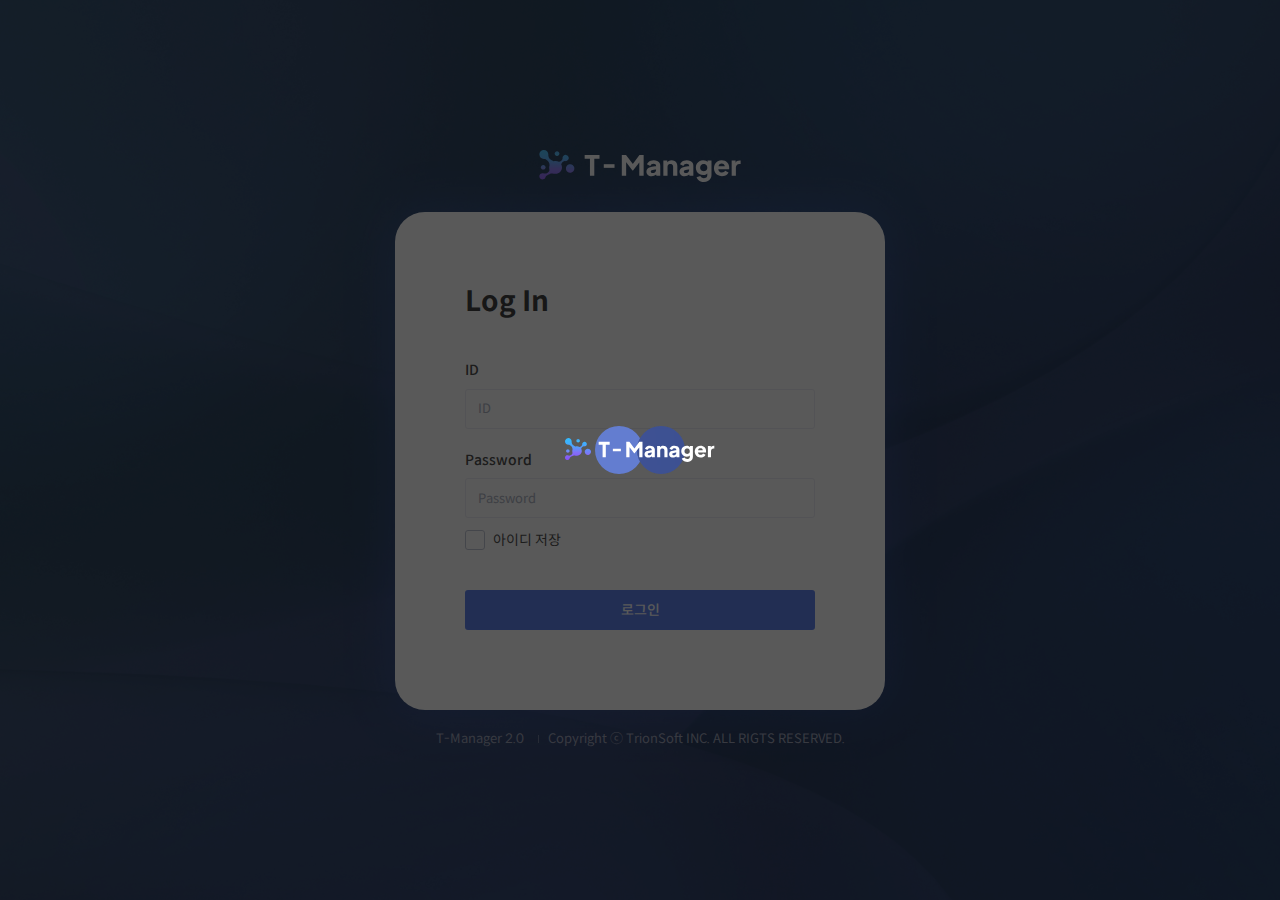
<file: html/login/login.html>
<!DOCTYPE html>
<html lang="ko">
<head>
<meta charset="utf-8">
<meta http-equiv="X-UA-Compatible" content="IE=edge, chrome=1">
<meta name="viewport" content="width=1200"/>
<link rel="canonical" href="">
<link rel="shortcut icon" type="image/x-icon" href="">
<meta name="keywords" content="">
<meta name="description" content="">
<meta property="og:title" content=""/>
<meta property="og:url" content="" />
<meta property="og:image" content="" />
<meta property="og:site_name" content=""/>
<meta property="og:description" content="" />
<title>T-Manager</title>
<link rel="stylesheet" type="text/css" href="../../assets/css/normalize.css" />
<link rel="stylesheet" type="text/css" href="../../assets/css/common.css" />
<link rel="stylesheet" type="text/css" href="../../assets/css/content.css" />
<link rel="stylesheet" type="text/css" href="../../assets/css/jquery-ui.css" />
<link rel="stylesheet" type="text/css" href="../../assets/css/simplebar.css" />
<script src="../../assets/js/jquery-3.4.1.min.js"></script>
<script src="../../assets/js/jquery-ui.min.js"></script>
<script src="../../assets/js/simplebar.min.js"></script>
<script src="../../assets/js/common.js"></script>
</head>
<body>

<script>
//로딩 화면 예제
function showLoading(){
    loading('show');
    //ajax db loading...
    setTimeout(() => {
        //loaded
        loading('hide');
    }, "3000");
}
document.addEventListener("DOMContentLoaded", function() {
    showLoading()
});
</script>
<!-- wrap -->
<div id="layout" class="center login">
	<h1 id="header_h1">T-Manager</h1>
	
	<hr class="hide" />	

    <div class="center_box">
        <div class="logo"><img src="../../assets/images/logo_login.svg" alt="T-Manager"></div>
        <div class="center_body">
            <form action="">
                <h2>Log In</h2>
                <div class="form_row">
                    <div class="form_item">
                        <div class="tit">ID</div>
                        <div class="cnt">
                            <div class="input_group">
                                <input type="text" placeholder="ID" id="login_id">
                            </div>
                        </div>
                    </div>
                    <div class="form_item">
                        <div class="tit">Password</div>
                        <div class="cnt">
                            <div class="input_group">
                                <input type="password" placeholder="Password" id="login_password">
                            </div>
                        </div>
                    </div>
                </div>
                <div class="save_id">
                    <label class="checkbox">
                        <input type="checkbox">
                        <span class="ck_icon"></span>
                        아이디 저장
                    </label>
                </div>
                <div class="form_btns">
                    <button type="submit" class="btn btn_xl btn_submit">로그인</button>
                </div>
            </form>
        </div>
        <div class="center_footer">
            <span class="ver">T-Manager 2.0</span>
            <span class="copy">Copyright ⓒ TrionSoft INC. ALL RIGTS RESERVED.</span>
        </div>
    </div>
</div>

</body>
</html>
</file>
<file: assets/css/common.css>
@charset "utf-8";
@import url('./SpoqaHanSansNeo.css');

::selection {
  background-color: #111725;
  color: #FFFFFF;
}
* {
  margin: 0;
  padding: 0;
  vertical-align: top;
  -webkit-box-sizing: border-box;
  -moz-box-sizing: border-box;
  box-sizing: border-box;
}
html{font-size:62.5%;}
body{font-size:1.4rem;}
html,body{width:100%;height:100%;
  -webkit-text-size-adjust : none;  /* 크롬, 사파리, 오페라 신버전 */
  -ms-text-size-adjust : none;  /* IE */
  -moz-text-size-adjust : none;  /* 파이어폭스 */
  -o-text-size-adjust : none;  /* 오페라 구버전 */
}
body, th, td, input, select, textarea, button, code, kbd, pre, samp {
  font-family: 'Spoqa Han Sans Neo', "-apple-system", BlinkMacSystemFont, "Malgun Gothic", "맑은 고딕", Roboto, Helvetica, Arial, sans-serif;
  color: #444;
  line-height:1.4;
}

ul, ol, dl {
  list-style: none;
}

h1, h2, h3, h4, h5, h6, strong, th {
  font-weight: normal;
}

b {
  font-weight: bold;
}

a {
    color: inherit;
    text-decoration: none;
    display: inline-block;
}
a:active, a:hover {
    text-decoration: none;
}
img{max-width:100%;}
input[type="text"],input[type="password"],textarea{-webkit-appearance: none;-moz-appearance: none;appearance: none;border-radius: 0px;}
select{border-radius:0;}
.hide {
  display: none
}
button{cursor:pointer;}
input:-webkit-autofill{-webkit-box-shadow: 0 0 0 1000px transparent inset;}
input:-webkit-autofill, input:-webkit-autofill:hover, input:-webkit-autofill:focus, input:-webkit-autofill:active{transition: background-color 5000s ease-in-out 0s !important;}
.clearfix{zoom:1}
.clearfix:after, .clearfix:before{display:table;content:"";}
.clearfix:after{clear: both;}

/* vertical align */
.align_top{vertical-align:top}
.align_middle{vertical-align:middle}
.align_bottom{vertical-align:bottom}

/* text align */
.align_center{text-align:center !important}
.align_left{text-align:left !important}
.align_right{text-align:right !important}

/* display */
.hide {display:none !important;}
.screen_hide{position: absolute;text-indent: -9999px;width: 0;height: 0;font-size: 0;line-height: 0;overflow: hidden;}
.sound_only {
  display: inline-block !important;
  position: absolute;
  top: 0;
  left: 0;
  margin: 0 !important;
  padding: 0 !important;
  font-size: 0;
  line-height: 0;
  border: 0 !important;
  overflow: hidden !important
}

#skip_to_container a {z-index:100000;position:absolute;top:0;left:0;width:1px;height:1px;font-size:0;line-height:0;overflow:hidden}
#skip_to_container a:focus, #skip_to_container a:active {width:100%;height:75px;background:#21272e;color:#fff;font-size:2em;font-weight:bold;text-align:center;text-decoration:none;line-height:3.3em}

.bold{font-weight:600;}
label{cursor:pointer;}
input:read-only{cursor: default;}
input:read-only:focus{outline: none;}
.container {max-width:1000px;margin-left:auto;margin-right:auto;}
.container:after{clear: both;display: table;content: "";*display: block;*overflow: hidden}
.container:before{display: table;content: "";*display: block;*overflow: hidden}

@media screen and (max-width: 1000px) {
}

.checkbox{position:relative;overflow:hidden;padding-left:2.8rem;min-height:2rem;font-size:1.4rem;color:#333;margin-right:1.5rem;display:inline-block;line-height:2rem;}
.checkbox.single{padding-left:2rem;margin-right:0;} 
.checkbox input{position:absolute;left:-999em;top:0;}
.checkbox .ck_icon{position:absolute;left:0;top:0;width:2rem;height:2rem;background-position: center center;background-repeat: no-repeat;}
.checkbox input[type="checkbox"] + .ck_icon{background-image: url("data:image/svg+xml,%3Csvg width='20' height='20' viewBox='0 0 20 20' fill='none' xmlns='http://www.w3.org/2000/svg'%3E%3Crect x='0.5' y='0.5' width='19' height='19' rx='2.5' fill='white' stroke='%23BABFCF'/%3E%3C/svg%3E%0A");}
.checkbox input[type="radio"] + .ck_icon{border-radius:50%;border:1px solid #BABFCF;}
.checkbox input[type="checkbox"]:checked + .ck_icon{background-image: url("data:image/svg+xml,%3Csvg width='20' height='20' viewBox='0 0 20 20' fill='none' xmlns='http://www.w3.org/2000/svg'%3E%3Crect width='20' height='20' rx='3' fill='%234670EC'/%3E%3Cpath d='M15.6364 6L7.63636 14L4 10.3636' stroke='white' stroke-width='2' stroke-linecap='round' stroke-linejoin='round'/%3E%3C/svg%3E%0A");}
.checkbox input[type="radio"]:checked + .ck_icon{background-image: url("data:image/svg+xml,%3Csvg width='18' height='18' viewBox='0 0 18 18' fill='none' xmlns='http://www.w3.org/2000/svg'%3E%3Ccircle cx='9' cy='9' r='8.5' fill='%233581F2' stroke='%233581F2'/%3E%3Cpath d='M14 9C14 11.7614 11.7614 14 9 14C6.23858 14 4 11.7614 4 9C4 6.23858 6.23858 4 9 4C11.7614 4 14 6.23858 14 9Z' fill='white'/%3E%3C/svg%3E%0A");}
.checkbox input[type="checkbox"]:disabled + .ck_icon{background-image: url("data:image/svg+xml,%3Csvg width='20' height='20' viewBox='0 0 20 20' fill='none' xmlns='http://www.w3.org/2000/svg'%3E%3Crect x='0.5' y='0.5' width='19' height='19' rx='2.5' fill='%23F7F8FC' stroke='%23DDE0EA'/%3E%3C/svg%3E%0A");}
.checkbox input[type="checkbox"]:checked:disabled + .ck_icon{background-image: url("data:image/svg+xml,%3Csvg width='20' height='20' viewBox='0 0 20 20' fill='none' xmlns='http://www.w3.org/2000/svg'%3E%3Crect width='20' height='20' rx='3' fill='%23BABFCF'/%3E%3Cpath d='M15.6364 6L7.63636 14L4 10.3636' fill='%23BABFCF'/%3E%3Cpath d='M15.6364 6L7.63636 14L4 10.3636' stroke='white' stroke-width='2' stroke-linecap='round' stroke-linejoin='round'/%3E%3C/svg%3E%0A");}

select{padding-right: 3rem;-webkit-appearance: none;-moz-appearance: none;appearance: none;background-repeat: no-repeat;background-position: right center;background-image: url("data:image/svg+xml,%3Csvg width='16' height='16' viewBox='0 0 16 16' fill='none' xmlns='http://www.w3.org/2000/svg'%3E%3Cpath d='M13.354 6.35375L8.35403 11.3538C8.30759 11.4002 8.25245 11.4371 8.19175 11.4623C8.13105 11.4874 8.06599 11.5004 8.00028 11.5004C7.93457 11.5004 7.86951 11.4874 7.80881 11.4623C7.74811 11.4371 7.69296 11.4002 7.64653 11.3538L2.64653 6.35375C2.55271 6.25993 2.5 6.13269 2.5 6C2.5 5.86732 2.55271 5.74007 2.64653 5.64625C2.74035 5.55243 2.8676 5.49973 3.00028 5.49973C3.13296 5.49973 3.26021 5.55243 3.35403 5.64625L8.00028 10.2931L12.6465 5.64625C12.693 5.5998 12.7481 5.56295 12.8088 5.53781C12.8695 5.51267 12.9346 5.49973 13.0003 5.49973C13.066 5.49973 13.131 5.51267 13.1917 5.53781C13.2524 5.56295 13.3076 5.5998 13.354 5.64625C13.4005 5.69271 13.4373 5.74786 13.4625 5.80856C13.4876 5.86925 13.5006 5.93431 13.5006 6C13.5006 6.0657 13.4876 6.13076 13.4625 6.19145C13.4373 6.25215 13.4005 6.3073 13.354 6.35375Z' fill='black'/%3E%3C/svg%3E%0A");}

.l{margin-right:auto;}
.r{margin-left:auto;}

.mt_0{margin-top:0rem;}
.mt_5{margin-top:0.5rem;}
.mt_10{margin-top:1rem;}
.mt_15{margin-top:1.5rem;}
.mt_20{margin-top:2rem;}
.mt_25{margin-top:2.5rem;}
.mt_30{margin-top:3rem;}
.mb_0{margin-bottom:0rem;}
.mb_5{margin-bottom:0.5rem;}
.mb_10{margin-bottom:1rem;}
.mb_15{margin-bottom:1.5rem;}
.mb_20{margin-bottom:2rem;}
.mb_25{margin-bottom:2.5rem;}
.mb_30{margin-bottom:3rem;}
.mr_0{margin-right:0rem;}
.mr_5{margin-right:0.5rem;}
.mr_10{margin-right:1rem;}
.mr_15{margin-right:1.5rem;}
.mr_20{margin-right:2rem;}
.mr_25{margin-right:2.5rem;}
.mr_30{margin-right:3rem;}
.ml_0{margin-left:0rem;}
.ml_5{margin-left:0.5rem;}
.ml_10{margin-left:1rem;}
.ml_15{margin-left:1.5rem;}
.ml_20{margin-left:2rem;}
.ml_25{margin-left:2.5rem;}
.ml_30{margin-left:3rem;}
</file>
<file: assets/css/content.css>
@charset "utf-8";
#layout.center{align-items: center;justify-content: center;min-width:53rem;}
#layout.login{background-color: #102751;background-position: center center;background-size: cover;background-image: url('../images/login_bg.jpg');}
#layout.login .center_box{width:49rem;}
.center_box{margin-top:4rem;margin-bottom:4rem;}
.center_box .logo{margin-bottom:3rem;text-align: center;}
.center_box .logo img{}
.center_box .center_body{border-radius:3rem;background-color: #fff;padding:7rem 7rem 8rem;box-shadow:0 0 5rem rgba(52,103,255,.25);}
.center_box .center_body h2{color:#222;font-size:2.8rem;font-weight:700;margin-bottom:4rem;}
.center_footer{text-align: center;margin-top:2rem;}
.center_footer .ver{color:#9096AE;font-size:1.3rem;position: relative;}
.center_footer .copy{color:#9096AE;font-size:1.3rem;position: relative;}
.center_footer .ver + .copy{margin-left:2.1rem;}
.center_footer .ver + .copy:before{content:"";position: absolute;left:-1rem;top:50%;margin-top:-0.4rem;width:1px;height:0.8rem;background-color:#EAECF3;opacity:0.3;}
.form_row{}
.form_row .form_item{}
.form_row .form_item + .form_item{margin-top:2.2rem;}
.form_row .form_item .tit{color:#333;font-size:1.4rem;font-weight: 500;margin-bottom:0.8rem;}
.form_row .form_item .cnt{}
.form_row .form_item .cnt input[type="text"],
.form_row .form_item .cnt input[type="password"],
.form_row .form_item .cnt input[type="tel"],
.form_row .form_item .cnt input[type="email"]{height:4rem;color:#333;}
.form_row .form_item .cnt input::placeholder{color:#A2A8B9;opacity: 1;}
.save_id{margin-top:1.2rem;}
.form_btns{margin-top:4rem;display:flex;}
.form_btns .btn{flex:1 1;}
.form_btns .btn + .btn{margin-left:1rem;}


#layout{min-width:120rem;height:100%;display:flex;background-color: #edeff4;}
#header_h1 {position: absolute;font-size: 0;line-height: 0;overflow: hidden;}
#aside{width:8rem;max-width: 24rem;background-color: #1E2D58;transition: all 0.3s;}
#aside.active{width: 24rem;}
#logo{padding:1.6rem 2.5rem;border-bottom:1px solid rgba(255,255,255,.1);min-height:6rem;}
#logo img{max-width:9999em;}
#aside #logo .large{display:none;}
#aside #logo .small{display:block;margin:0 auto;}
#aside.active #logo .large{display:block;}
#aside.active #logo .small{display:none;}
#content_wrap{flex:1 1 auto;max-height:100%;overflow-y: auto;display:flex;flex-direction: column;}
#header{background-color: #081435;display:flex;padding:2rem;min-height:6rem;}
#menu_toggle{position:relative;width:1.6rem;height:1.6rem;border:0;text-indent:-999em;overflow:hidden;background-position: center center;background-color: transparent;background-repeat: no-repeat;background-image: url("data:image/svg+xml,%3Csvg width='16' height='16' viewBox='0 0 16 16' fill='none' xmlns='http://www.w3.org/2000/svg'%3E%3Cpath d='M1 8H10.3333' stroke='white' stroke-width='2' stroke-linecap='round' stroke-linejoin='round'/%3E%3Cpath d='M1 2H15' stroke='white' stroke-width='2' stroke-linecap='round' stroke-linejoin='round'/%3E%3Cpath d='M1 14H15' stroke='white' stroke-width='2' stroke-linecap='round' stroke-linejoin='round'/%3E%3C/svg%3E%0A");}
#menu_toggle:before{content:"";position: absolute;left:0;top:0;width:100%;height:100%;opacity:0;transition: all 0.3s;background-color:#081435;background-position: center center;background-repeat: no-repeat;background-image: url("data:image/svg+xml,%3Csvg width='16' height='16' viewBox='0 0 16 16' fill='none' xmlns='http://www.w3.org/2000/svg'%3E%3Cg clip-path='url(%23clip0_77_3423)'%3E%3Cpath d='M2.65625 13.6569L13.97 2.34315' stroke='white' stroke-width='2' stroke-linecap='round' stroke-linejoin='round'/%3E%3Cpath d='M2.65625 2.34314L13.97 13.6568' stroke='white' stroke-width='2' stroke-linecap='round' stroke-linejoin='round'/%3E%3C/g%3E%3Cdefs%3E%3CclipPath id='clip0_77_3423'%3E%3Crect width='16' height='16' fill='white'/%3E%3C/clipPath%3E%3C/defs%3E%3C/svg%3E%0A");}
#menu_toggle.active:before{opacity: 1;}
.header_links{display:flex;}
.header_links .item{position: relative;font-size:1.4rem;font-weight:700;color:#fff;}
.header_links .item + .item{margin-left:3rem;}
.header_links .item .header_icon{width:1.6rem;height:1.6rem;margin-right:0.6rem;}
.header_links .item a{display: flex;align-items: center;}
.header_links .item span{position: relative;}
.header_links .item a:hover span:after{content:"";position:absolute;left:0;bottom:0;width:100%;height:1px;background-color: #fff;}
#nav{padding:2rem 1rem;white-space: nowrap;}
#nav > ul{}
#nav > ul > li{}
#nav > ul > li + li{margin-top:1.2rem;}
#nav > ul > li > a{display:flex;justify-content: center;align-items: center;min-height:4rem;padding:1rem 1.2rem;color:#fff;font-size:1.4rem;font-weight:700;border-radius:0.6rem;position: relative;transition: all 0.3s;}
#nav > ul > li > a span{display:none;margin-left:0.8rem;}
#nav > ul > li > a:before{content:"";display:none;transition:all 0.3s;position:absolute;right:1.2rem;top:50%;margin-top:-0.6rem;width:1.2rem;height:1.2rem;background-position: center center;background-repeat: no-repeat;background-image: url("data:image/svg+xml,%3Csvg width='6' height='10' viewBox='0 0 6 10' fill='none' xmlns='http://www.w3.org/2000/svg'%3E%3Cpath d='M1.5 1.5L5 5L1.5 8.5' stroke='white' stroke-width='1.5' stroke-linecap='round' stroke-linejoin='round'/%3E%3C/svg%3E%0A");}
#nav > ul > li > ul{max-height: 0;overflow: hidden;padding:0 2.1rem 0 3.4rem;}
#nav > ul > li > ul > li{}
#nav > ul > li > ul > li > a{displaY:block;opacity:0.6;font-size:1.3rem;font-weight:500;padding:0.7rem 1.1rem;color:#fff;position: relative;transition: all 0.3s;}
#nav > ul > li > ul > li > a.active{opacity:1;}
#nav > ul > li > ul > li > a:hover{opacity: 1;}
#nav > ul > li > ul > li > a:before{content:"";position: absolute;left:0;top:50%;width:0.5rem;height: 0.5rem;border:1px solid #fff;margin-top:-0.2rem;border-radius: 50%;box-sizing: border-box;transition: all 0.3s}
#nav > ul > li > ul > li > a.active:before{background-color: #fff;}
#nav > ul > li.active{}
#nav > ul > li.active > a{background-color: #4670EC;}
#nav .nav_icon{opacity:0.6;} 
#nav .active .nav_icon{opacity:1;}
#nav > ul > li > a:hover .nav_icon{opacity: 1;}
#aside.active #nav > ul > li > a:hover{background-color: #27386A;}
#aside.active #nav > ul > li.active > a:hover{background-color: #4670EC;}
#aside.active #nav > ul > li > a{justify-content: start;}
#aside.active #nav > ul > li > a span{display:block;}
#aside.active #nav > ul > li.open > ul{max-height: 500px;transition:all 0.5s ;margin-top:1.2rem;}
#aside.active #nav > ul > li > a:before{display:block;}
#aside.active #nav > ul > li.open > a:before{transform:rotate(90deg);}
#aside.active #nav > ul > li > ul{transition:all 0.5s;}
#content{padding:3rem 2rem 8rem 2rem;}
.page_title{display:flex;margin-bottom:2rem;}
.page_title h2{color:#222;font-size:2rem;font-weight:700;}
.page_title .page_history{margin-left:auto;display:flex;align-items: center;}
.page_title .page_history .item{color:#5D647A;font-size:1.3rem;position: relative;}
.page_title .page_history .item + .item{margin-left:2.2rem;}
.page_title .page_history .item + .item:before{content:"";position: absolute;left:-1.7rem;top:50%;margin-top:-0.6rem;width:1.2rem;height:1.2rem;background-position: center center;background-repeat: no-repeat;background-image: url("data:image/svg+xml,%3Csvg width='12' height='12' viewBox='0 0 12 12' fill='none' xmlns='http://www.w3.org/2000/svg'%3E%3Cpath d='M5 3L7.5 5.5L5 8' stroke='%23BABFCF' stroke-linecap='round' stroke-linejoin='round'/%3E%3C/svg%3E%0A");}
.page_title .page_history .item:last-child{color:#4670EC;font-weight: 500;}

#footer{background-color: #fff;margin-top:auto;padding:2.1rem 0;display: flex;justify-content: center;align-items: center;width:100%;}
#footer span{color:#9096AE;font-size:1.3rem;position: relative;}
#footer span + span{margin-left:2.1rem;}
#footer span + span:before{content:"";position: absolute;left:-1rem;top:50%;margin-top:-0.4rem;width:1px;height:0.8rem;background-color:#EAECF3;}

input[type="text"],
input[type="email"],
input[type="password"],
input[type="tel"]{}
select{}
textarea{}

.w_box{background-color: #fff;border-radius:1rem;box-shadow:1rem 1rem 1rem rgba(30,45,88,.05);}

.list_search{padding:0.8rem 1.6rem;display:flex;margin-bottom:2rem;}
.list_search .ls_title{min-width:8.2rem;color:#222;font-size:1.4rem;font-weight:700;position: relative;margin-right:3rem;padding-right:1rem;padding-top:1rem;padding-bottom:1rem;}
.list_search .ls_title::after{content:"";position: absolute;right:0;top:1.3rem;width:1px;height:1rem;background-color: #EAECF3;}
.list_search .ls_content{flex:1 1 auto;display:flex;flex-wrap: wrap;}
.list_search .ls_content > .item{margin-right:3rem;margin-top:0.4rem;margin-bottom:0.4rem;display:flex;}
.list_search .ls_content > .item .tit{padding:0.8rem 1rem 0.6rem 0.8rem;color:#222;font-size:1.3rem;font-weight:500;position: relative;}
.list_search .ls_content > .item .tit:before{content:"";position: absolute;left:0;top:50%;margin-top:-0.2rem;width:0.3rem;height:0.3rem;border-radius: 50%;background-color: #5D647A;}
.list_search .ls_content > .item .cnt{}
.list_search .ls_content > .item .cnt .input_group{width: 14.4rem;;}
.list_search .ls_content > .btns{margin-top:0.4rem;margin-bottom:0.4rem;}
.input_group{display:flex;align-items: center;}
.input_group input[type="text"],
.input_group input[type="email"],
.input_group input[type="password"],
.input_group input[type="tel"]{flex:1 1 auto;width:1%;}
.input_group select{flex:1 1 auto;width:1%;}
.input_group .custom_select{flex:1 1 auto;width:1%;}
input[type="text"],
input[type="email"],
input[type="password"],
input[type="tel"]{border:1px solid #EAECF3;border-radius:0.3rem;background-color: #fff;color:#333;font-size:1.3rem;padding-left:1.2rem;height:3.2rem;}
select{-webkit-appearance: none;-moz-appearance: none;appearance: none;border:1px solid #EAECF3;border-radius:0.3rem;background-color: #fff;color:#333;font-size:1.3rem;padding-left:1.2rem;height:3.2rem;padding-right:3.2rem;
background-position: right 1.1rem center;background-repeat: no-repeat;background-image: url("data:image/svg+xml,%3Csvg width='10' height='10' viewBox='0 0 10 10' fill='none' xmlns='http://www.w3.org/2000/svg'%3E%3Cpath d='M8.5 3.5L5 7L1.5 3.5' stroke='%23333333' stroke-width='1.5' stroke-linecap='round' stroke-linejoin='round'/%3E%3C/svg%3E%0A");}
.custom_select{position: relative;}
.custom_select .select_selected{display:block;width:100%;border:1px solid #EAECF3;border-radius:0.3rem;background-color: #fff;color:#333;font-size:1.3rem;text-align: left;padding-left:1.2rem;height:3.2rem;white-space: nowrap;padding-right:3.8rem;
background-position: right 1.1rem center;background-repeat: no-repeat;background-image: url("data:image/svg+xml,%3Csvg width='10' height='10' viewBox='0 0 10 10' fill='none' xmlns='http://www.w3.org/2000/svg'%3E%3Cpath d='M8.5 3.5L5 7L1.5 3.5' stroke='%23333333' stroke-width='1.5' stroke-linecap='round' stroke-linejoin='round'/%3E%3C/svg%3E%0A");}
.custom_select .options{max-height: 20rem;display: none;position: absolute;z-index:10;left:0;top:3.3rem;width:100%;border:1px solid #EAECF3;border-radius:0.3rem;background-color: #fff;color:#333;font-size:1.3rem;box-shadow:0.5rem 0.5rem 1.5rem rgba(0,0,0,.05);}
.custom_select .options .item{}
.custom_select .options .item a{display: block;padding:0.8rem 1.2rem;}
.custom_select .options .item a.active{background-color: #F7F8FC;color:#4670EC;}
.custom_select .options .item a:hover{background-color: #F7F8FC;}
.custom_select .options .btns{}
.custom_select .options .btns .btn{}
.custom_select.bottom .options{top:auto;bottom:3.3rem;}

input[type="text"]:focus,
input[type="email"]:focus,
input[type="password"]:focus,
input[type="tel"]:focus,
select:focus,
.select_selected:focus{border:1px solid #4670EC !important;outline: none;}

input[type="text"]:read-only:focus,
input[type="email"]:read-only:focus,
input[type="password"]:read-only:focus,
input[type="tel"]:read-only:focus,
select:read-only:focus,
input[type="text"]:disabled:focus,
input[type="email"]:disabled:focus,
input[type="password"]:disabled:focus,
input[type="tel"]:disabled:focus,
select:disabled:focus,
.select_selected:disabled:focus{border:0 !important;outline: none;}

.btn{border:0;font-weight:500;border-radius: 0.3rem;white-space: nowrap;display:inline-flex;align-items: center;justify-content: center;}
.btn.btn_xl{height:4rem;font-size:1.4rem;padding:0 1.2rem;}
.btn.btn_lg{height:3.6rem;font-size:1.4rem;padding:0 1.2rem;}
.btn.btn_md{height:3.2rem;font-size:1.3rem;padding:0 1.2rem;}
.btn.btn_sm{height:2.4rem;font-size:1.2rem;padding:0 0.8rem;}
.btn.btn_lg img{margin-right:0.6rem;}
.btn.btn_md img{margin-right:0.6rem;}
.btn.btn_sm img{margin-right:0.3rem;}
.btn.btn_submit{background-color: #4670EC;color:#fff;}
.btn.btn_white{background-color: #fff;border:1px solid #DDE0EA;color:#464E67;}
.btn.btn_gray{background-color: #F9F9F9;color:#464E67;}
.btn.btn_danger{background-color: #ED516D;color:#fff;}

.btn.btn_submit:hover{background-color: #315EE1;}
.btn.btn_white:hover{border:1px solid #464E67;}
.btn.btn_gray:hover{background-color: #E9EFFF;}
.btn.btn_danger:hover{background-color: #EB3E5D;}

.design_scroll {max-height: 30rem;}
.design_scroll .simplebar-track {opacity: 1 !important;}
.design_scroll .simplebar-scrollbar:before {opacity: 1 !important;}
html .simplebar-vertical .simplebar-scrollbar:before{background-color: #BABFCF;left:7px;right:0;top:4px;bottom:4px;}
html .simplebar-horizontal .simplebar-scrollbar:before{background-color: #BABFCF;left:4px;right:4px;top:7px;bottom:0;}

.row{display:flex;flex-wrap:wrap;}
.col_auto {flex: 0 0 auto;width: auto;}
.col_1 {flex: 0 0 auto;width: calc(8.33333333% - 1rem);}
.col_2 {flex: 0 0 auto;width: calc(16.66666667% - 1rem);}
.col_3 {flex: 0 0 auto;width: calc(25% - 1rem);}
.col_4 {flex: 0 0 auto;width: calc(33.33333333% - 1rem);}
.col_5 {flex: 0 0 auto;width: calc(41.66666667% - 1rem);}
.col_5_5 {flex: 0 0 auto;width: calc(45.83333334% - 1rem);}
.col_6 {flex: 0 0 auto;width: calc(50% - 1rem);}
.col_7 {flex: 0 0 auto;width: calc(58.33333333% - 1rem);}
.col_8 {flex: 0 0 auto;width: calc(66.66666667% - 1rem);}
.col_9 {flex: 0 0 auto;width: calc(75% - 1rem);}
.col_10 {flex: 0 0 auto;width: calc(83.33333333% - 1rem);}
.col_11 {flex: 0 0 auto;width: calc(91.66666667% - 1rem);}
.col_12 {flex: 0 0 auto;width: 100%;}
.row > [class ^="col"] + [class ^="col"]{margin-left:2rem;}
.row + .row{margin-top:2rem;}

.card_header{padding:1.4rem 1.6rem;border-bottom:1px solid #EDEFF4;display:flex;}
.card_header .card_title{color:#222;font-size:1.4rem;font-weight:700;white-space: nowrap;margin-right:2rem;padding:0.8rem 0;}
.card_header .r{text-align:right;}
.card_header .r *{text-align:left;}
.card_header .r .btn{margin-left:0.1rem;margin-top:0.2rem;margin-bottom:0.2rem;}
.card_body{padding:1.6rem;}

.table_list{color:#333;font-size:1.3rem;}
.table_list table{width:100%;border-collapse: collapse;}
.table_list table thead{}
.table_list table thead th{background-color: #DFE3EC;font-size:1.2rem;font-weight:700;padding:1.2rem;text-align: left;height:3.6rem;white-space: nowrap;}
.table_list table tbody td{background-color: #fff;padding:0.6rem 1.2rem;text-align: left;height:3.6rem;vertical-align: middle;border-bottom: 1px solid #EAECF3;}
.table_list table tbody td{}
.table_list table tbody td .btn{margin:1px;width: max-content;}
.thead_fixed{overflow-y: auto;}
.thead_fixed table thead th{position: sticky;top: 0;z-index: 1;}
.thead_fixed .simplebar-track.simplebar-vertical{margin-top:4.2rem;}
.table_nowrap{white-space: nowrap;}
.table_line{border-left:1px solid #EAECF3;border-right:1px solid #EAECF3;position: relative;}
.table_line:before{content:"";position:absolute;z-index:10;;left:0;top:0;width: 100%;height: 1px;background-color: #EAECF3;}
.table_line:after{content:"";position:absolute;z-index:10;;left:0;bottom:0;width: 100%;height: 1px;background-color: #EAECF3;}
.table_line table{}
.table_line table thead th{border-right:1px solid #EAECF3;border-bottom:1px solid #EAECF3;}
.table_line table thead th:last-child{border-right:0;}
.table_line table tbody td{border-right: 1px solid #EAECF3;}
.table_line table tbody td:last-child{border-right:0;}
.table_line table tbody tr:last-child td{border-bottom:0;}
.thead_light table thead th{background-color:#F7F8FA;}

.link{color:#3562E4;text-decoration: underline;}
.link:hover{text-decoration: underline;}
.status_circle{font-weight:500;font-size:1.2rem;display: inline-block;padding-left: 1.5rem;position: relative;white-space: nowrap;}
.status_circle:before{content:"";position: absolute;left:0.2rem;top:50%;margin-top:-0.5rem;width:0.8rem;height:0.8rem;border-radius: 50%;background-color: #ccc;}
.status_circle.green:before{background-color: #00B07B;}
.status_circle.red:before{background-color: #F64665;}
.status_circle.blue:before{background-color: #537BED;}
.status_text{display:inline-block;padding:0.35rem 0.5rem;border-radius:0.3rem;font-size:1.2rem;font-weight:500;}
.status_text.red{color:#F64665;background-color: #f0dde1;}
.status_text.green{color:#00B07B;background-color: #ECF9F5;}
.status_text.blue{color:#537BED;background-color: #F2F6FF;}

.check_control{position: relative;color:#fff;font-size:1.1rem;font-weight:700;overflow:hidden;display: inline-block;}
.check_control input{position: absolute;left:-999em;}
.check_control .checked_data{padding:0.5rem 1.1rem 0.4rem 2.5rem;border-radius: 3rem;background-color: #BABFCF;transition: all 0.2s;position: relative;height:2.4rem;}
.check_control .checked_data:hover{background-color: #a9afc4;}
.check_control .checked_data:before{content:"";position:absolute;left:0.3rem;top:50%;margin-top:-0.9rem;width:1.8rem;height:1.8rem;background-color: #fff;border-radius: 50%;transition: all 0.2s;}
.check_control .checked_data span{white-space: nowrap;}
.check_control .checked_data .data_checked{display:none;}
.check_control .checked_data .data_unchecked{display:block;}
.check_control input:checked{}
.check_control input:checked + .checked_data{background-color: #4670EC;padding:0.5rem 2.5rem 0.4rem 1.1rem;}
.check_control input:checked + .checked_data:before{left:calc(100% - 2.1rem);}
.check_control input:checked + .checked_data .data_checked{display:block;}
.check_control input:checked + .checked_data .data_unchecked{display:none;}

.list_action{display:flex;flex-wrap:wrap;align-items: center;margin-top:1.6rem;}

.paging_select{display:flex;align-items: center;}
.paging_select .custom_select{margin-right:1rem;}
.paging_select .custom_select .select_selected{background-color: #F7F8FC;border:0;}
.paging_select .page_status{font-size:1.3rem;color:#333;}

.paging{text-align: center;display:flex;justify-content: center;}
.paging a{color:#333;font-size:1.3rem;line-height:2.9rem;min-width:2.8rem;height:2.8rem;padding:0 0.3rem;text-align: center;}
.paging a:hover{text-decoration: underline;}
.paging a.pg{width:2.8rem;height:2.8rem;background-color: #fff;text-indent:-999em;overflow:hidden;background-position: center center;background-repeat: no-repeat;}
.paging a.active{background-color: #537BED;color: #fff;border-radius:0.3rem;}
.paging a.active:hover{text-decoration: none;cursor:default;}

.paging a.pg.first{background-image: url("data:image/svg+xml,%3Csvg width='10' height='10' viewBox='0 0 10 10' fill='none' xmlns='http://www.w3.org/2000/svg'%3E%3Cpath d='M9.26796 8.53542L5.73242 4.99989L9.26796 1.46436' stroke='%23333333' stroke-width='1.2' stroke-linecap='round' stroke-linejoin='round'/%3E%3Cpath d='M4.26796 8.53542L0.732422 4.99989L4.26796 1.46436' stroke='%23333333' stroke-width='1.2' stroke-linecap='round' stroke-linejoin='round'/%3E%3C/svg%3E%0A");}
.paging a.pg.prev{background-image: url("data:image/svg+xml,%3Csvg width='6' height='10' viewBox='0 0 6 10' fill='none' xmlns='http://www.w3.org/2000/svg'%3E%3Cpath d='M4.76796 8.53542L1.23242 4.99989L4.76796 1.46436' stroke='%23333333' stroke-width='1.2' stroke-linecap='round' stroke-linejoin='round'/%3E%3C/svg%3E%0A");}
.paging a.pg.next{background-image: url("data:image/svg+xml,%3Csvg width='6' height='10' viewBox='0 0 6 10' fill='none' xmlns='http://www.w3.org/2000/svg'%3E%3Cpath d='M1.23204 1.46458L4.76758 5.00011L1.23204 8.53564' stroke='%23333333' stroke-width='1.2' stroke-linecap='round' stroke-linejoin='round'/%3E%3C/svg%3E%0A");}
.paging a.pg.end{background-image: url("data:image/svg+xml,%3Csvg width='10' height='10' viewBox='0 0 10 10' fill='none' xmlns='http://www.w3.org/2000/svg'%3E%3Cpath d='M0.732533 1.46433L4.26807 4.99987L0.732533 8.5354' stroke='%23333333' stroke-width='1.2' stroke-linecap='round' stroke-linejoin='round'/%3E%3Cpath d='M5.73253 1.46433L9.26807 4.99987L5.73253 8.5354' stroke='%23333333' stroke-width='1.2' stroke-linecap='round' stroke-linejoin='round'/%3E%3C/svg%3E%0A");}

.paging a.pg.first.disabled{background-image: url("data:image/svg+xml,%3Csvg width='10' height='10' viewBox='0 0 10 10' fill='none' xmlns='http://www.w3.org/2000/svg'%3E%3Cpath d='M9.26796 8.53542L5.73242 4.99989L9.26796 1.46436' stroke='%23A8ABB4' stroke-width='1.2' stroke-linecap='round' stroke-linejoin='round'/%3E%3Cpath d='M4.26796 8.53542L0.732422 4.99989L4.26796 1.46436' stroke='%23A8ABB4' stroke-width='1.2' stroke-linecap='round' stroke-linejoin='round'/%3E%3C/svg%3E%0A");}
.paging a.pg.prev.disabled{background-image: url("data:image/svg+xml,%3Csvg width='6' height='10' viewBox='0 0 6 10' fill='none' xmlns='http://www.w3.org/2000/svg'%3E%3Cpath d='M4.76796 8.53542L1.23242 4.99989L4.76796 1.46436' stroke='%23A8ABB4' stroke-width='1.2' stroke-linecap='round' stroke-linejoin='round'/%3E%3C/svg%3E%0A");}
.paging a.pg.next.disabled{background-image: url("data:image/svg+xml,%3Csvg width='6' height='10' viewBox='0 0 6 10' fill='none' xmlns='http://www.w3.org/2000/svg'%3E%3Cpath d='M1.23204 1.46458L4.76758 5.00011L1.23204 8.53564' stroke='%23A8ABB4' stroke-width='1.2' stroke-linecap='round' stroke-linejoin='round'/%3E%3C/svg%3E%0A");}
.paging a.pg.end.disabled{background-image: url("data:image/svg+xml,%3Csvg width='10' height='10' viewBox='0 0 10 10' fill='none' xmlns='http://www.w3.org/2000/svg'%3E%3Cpath d='M0.732533 1.46433L4.26807 4.99987L0.732533 8.5354' stroke='%23A8ABB4' stroke-width='1.2' stroke-linecap='round' stroke-linejoin='round'/%3E%3Cpath d='M5.73253 1.46433L9.26807 4.99987L5.73253 8.5354' stroke='%23A8ABB4' stroke-width='1.2' stroke-linecap='round' stroke-linejoin='round'/%3E%3C/svg%3E%0A");}
.paging a.pg.disabled{cursor:default;}

.loading {display: none;position: fixed;z-index:99999;top: 0;left: 0;width: 100%;height: 100%;background-color: rgb(18 18 18 / 70%);justify-content: center;align-items: center;}
.loading.active {display: flex;}
.loading:after{content:"";position:absolute;width:150px;height:30px;left:50%;top:50%;transform: translate(-50%,-50%);background-position: center center;background-repeat: no-repeat;background-size:contain;background-image: url('../images/logo.svg');}
.loading_inner {width: 7rem;  height: 48px;  position: relative;  animation: split 1s ease-in infinite alternate;}
.loading_inner::before , .loading_inner::after {content: '';position: absolute;height: 48px;width: 48px;border-radius: 50%;left: 0;
top: 0;transform: translateX(-10px);background: rgb(103 138 249);opacity: 0.75;backdrop-filter: blur(20px);}
.loading_inner::after {left: auto;right: 0;background: rgb(52, 78, 165);transform: translateX(10px);}
@keyframes split {
0% , 25%{ width: 5rem }
100%{ width: 17rem }
}


.layer_popup{position:fixed;left:0;top:0;z-index:2000;width:100%;height:100%;display: none;}
.layer_box{position:absolute;z-index:100;left:50%;top:50%;transform: translate(-50%,-50%);width:calc(100% - 4rem);max-height:calc(100% - 4rem);background-color: #fff;border-radius:1rem;}
.layer_box .layer_header{padding:1.9rem 1.6rem;position: relative;border-bottom:1px solid #EDEFF4;}
.layer_box .layer_title{padding-right:5rem;color:#222;font-size:1.4rem;font-weight:700;}
.layer_box .layer_close{position:absolute;right:1.2rem;top:1.6rem;width:2.4rem;height:2.4rem;border:0;background-color: transparent;text-indent:-999em;overflow:hidden;background-repeat:no-repeat;background-position:center center;background-image: url("data:image/svg+xml,%3Csvg width='16' height='16' viewBox='0 0 16 16' fill='none' xmlns='http://www.w3.org/2000/svg'%3E%3Cg clip-path='url(%23clip0_77_5535)'%3E%3Cpath d='M2.65625 13.6569L13.97 2.34315' stroke='%23BABFCF' stroke-width='2' stroke-linecap='round' stroke-linejoin='round'/%3E%3Cpath d='M2.65625 2.34314L13.97 13.6568' stroke='%23BABFCF' stroke-width='2' stroke-linecap='round' stroke-linejoin='round'/%3E%3C/g%3E%3Cdefs%3E%3CclipPath id='clip0_77_5535'%3E%3Crect width='16' height='16' fill='white'/%3E%3C/clipPath%3E%3C/defs%3E%3C/svg%3E%0A");}
.layer_box .layer_close:hover{background-image: url("data:image/svg+xml,%3Csvg width='16' height='16' viewBox='0 0 16 16' fill='none' xmlns='http://www.w3.org/2000/svg'%3E%3Cg clip-path='url(%23clip0_77_5535)'%3E%3Cpath d='M2.65625 13.6569L13.97 2.34315' stroke='%239FA9C8' stroke-width='2' stroke-linecap='round' stroke-linejoin='round'/%3E%3Cpath d='M2.65625 2.34314L13.97 13.6568' stroke='%239FA9C8' stroke-width='2' stroke-linecap='round' stroke-linejoin='round'/%3E%3C/g%3E%3Cdefs%3E%3CclipPath id='clip0_77_5535'%3E%3Crect width='16' height='16' fill='white'/%3E%3C/clipPath%3E%3C/defs%3E%3C/svg%3E%0A");}
.layer_box .layer_body{padding:1.6rem;}
.layer_box .layer_body + .layer_body{border-top:1rem solid #EDEFF4;}
.layer_box .layer_footer{border-top:1px solid #EDEFF4;padding:1.6rem 1.6rem 2rem;display:flex;align-items: center;}
.layer_box .lf_btns{display:flex;justify-content: end;margin-left:auto;}
.layer_box .lf_btns .btn{margin-left:1rem;}
.layer_popup .layer_bg{position:fixed;left:0;top:0;z-index:1;width:100%;height:100%;background-color: rgba(0,0,0,.52);}

.table_form{color:#333;font-size:1.3rem;}
.table_form table{width:100%;border-collapse: collapse;border:1px solid #EAECF3;}
.table_form table tbody th{background-color: #F7F8FA;padding:0.8rem 1.2rem;text-align: left;height:3.6rem;color:#333;font-size:1.2rem;font-weight:700;vertical-align: middle;border-bottom: 1px solid #EAECF3;border-right:1px solid #EAECF3;}
.table_form table tbody td{background-color: #fff;text-align: left;height:3.6rem;vertical-align: middle;border-bottom: 1px solid #EAECF3;}
.table_form table tbody td{}
.table_form table tbody td .btn{margin:1px;width: max-content;}
.table_form table tbody td + th{border-left:1px solid #EAECF3;}
.table_form .input_group{width:100%;}
.table_form input[type="text"],
.table_form input[type="password"],
.table_form input[type="tel"],
.table_form input[type="email"],
.table_form select,
.table_form .custom_select .select_selected{height:3.6rem;color:#333;border-radius: 0;border:1px solid #fff;}
.table_form input::placeholder{color:#A2A8B9;opacity: 1;}
.table_form .input_group input + .btn,
.table_form .input_group select + .btn{margin:0.6rem 1.2rem 0.6rem 0.4rem;}
.table_form input[type="text"]:focus,
.table_form input[type="email"]:focus,
.table_form input[type="password"]:focus,
.table_form input[type="tel"]:focus,
.table_form select:focus,
.table_form .select_selected:focus{outline:none !important;border:1px solid #4670EC !important;}
.table_form input[type="text"]:read-only,
.table_form input[type="email"]:read-only,
.table_form input[type="password"]:read-only,
.table_form input[type="tel"]:read-only{color:#777;}

.table_form input[type="text"]:read-only:focus,
.table_form input[type="email"]:read-only:focus,
.table_form input[type="password"]:read-only:focus,
.table_form input[type="tel"]:read-only:focus,
.table_form select:read-only:focus,
.table_form input[type="text"]:disabled:focus,
.table_form input[type="email"]:disabled:focus,
.table_form input[type="password"]:disabled:focus,
.table_form input[type="tel"]:disabled:focus,
.table_form select:disabled:focus,
.table_form .select_selected:disabled:focus{border:0 !important;outline: none !important;}
.table_form .custom_select .options{top:3.7rem;}


.text_alert{color:#222;font-size:1.4rem;font-weight: 500;position: relative;padding-left:2.1rem;}
.text_alert:before{content:"";position: absolute;width:1.6rem;height: 1.6rem;left:0;top:0;background-position: center center;background-repeat: no-repeat;background-image: url("data:image/svg+xml,%3Csvg width='16' height='16' viewBox='0 0 16 16' fill='none' xmlns='http://www.w3.org/2000/svg'%3E%3Cg clip-path='url(%23clip0_84_9168)'%3E%3Cpath d='M8 15C11.866 15 15 11.866 15 8C15 4.13401 11.866 1 8 1C4.13401 1 1 4.13401 1 8C1 11.866 4.13401 15 8 15Z' stroke='%23ED516D' stroke-width='1.5' stroke-linecap='round' stroke-linejoin='round'/%3E%3Cpath d='M8 5.19995V7.99995' stroke='%23ED516D' stroke-width='1.5' stroke-linecap='round' stroke-linejoin='round'/%3E%3Cpath d='M8 10.8H8.007' stroke='%23ED516D' stroke-width='1.5' stroke-linecap='round' stroke-linejoin='round'/%3E%3C/g%3E%3Cdefs%3E%3CclipPath id='clip0_84_9168'%3E%3Crect width='16' height='16' fill='white'/%3E%3C/clipPath%3E%3C/defs%3E%3C/svg%3E%0A");}

.simple_search{display:flex;margin-bottom:1.6rem;}
.simple_search form{display:flex;width:100%;}
.simple_search .item{margin-right:1rem;display:flex;}
.simple_search .item.auto{flex:1 1 auto;}
.simple_search .item.auto .cnt .input_group{width: 100%;}
.simple_search .item .tit{padding:0.8rem 0.5rem 0.6rem;color:#222;font-size:1.3rem;font-weight:500;}
.simple_search .item .cnt{width:100%;}
.simple_search .item .cnt .input_group{width: 14.4rem;}
.simple_search .btns{}

.btn_list{display:flex;}

.file_input{position: relative;overflow:hidden;display:flex;align-items: center;border:1px solid #EAECF3;width:100%;}
.file_input input[type="file"]{position: absolute;left:-9999em;}
.file_input .file_name{flex:1 1 auto;padding-left:1.2rem;padding-right:1.2rem;color:#333;font-size:1.3rem;white-space: nowrap;overflow: hidden;text-overflow: ellipsis;}
.file_input .file_remove{width:2rem;height:2rem;border-radius:50%;text-indent:-999em;overflow:hidden;margin:0 1rem;background-color: #F9F9F9;border:0;background-position: center center;background-repeat: no-repeat;background-size:1rem;background-image: url("data:image/svg+xml,%3Csvg width='16' height='16' viewBox='0 0 16 16' fill='none' xmlns='http://www.w3.org/2000/svg'%3E%3Cg clip-path='url(%23clip0_84_8181)'%3E%3Cpath d='M2.65625 13.6567L13.97 2.34303' stroke='%23727685' stroke-width='2' stroke-linecap='round' stroke-linejoin='round'/%3E%3Cpath d='M2.65625 2.34326L13.97 13.657' stroke='%23727685' stroke-width='2' stroke-linecap='round' stroke-linejoin='round'/%3E%3C/g%3E%3Cdefs%3E%3CclipPath id='clip0_84_8181'%3E%3Crect width='16' height='16' fill='white'/%3E%3C/clipPath%3E%3C/defs%3E%3C/svg%3E%0A");}
.file_input .file_remove:hover{background-color: #E9EFFF;}
.file_input .btn{}
.down{color:#3562E4;display: inline-block;font-size:1.3rem;font-weight:500;padding-right:1.8rem;background-position: right center;background-repeat: no-repeat;background-image: url("data:image/svg+xml,%3Csvg width='16' height='16' viewBox='0 0 16 16' fill='none' xmlns='http://www.w3.org/2000/svg'%3E%3Cpath d='M13.5 9.33398V11.7784C13.5 12.1026 13.3712 12.4135 13.142 12.6427C12.9128 12.8719 12.6019 13.0007 12.2778 13.0007H3.72222C3.39807 13.0007 3.08719 12.8719 2.85798 12.6427C2.62877 12.4135 2.5 12.1026 2.5 11.7784V9.33398' stroke='%233562E4' stroke-width='1.5' stroke-linecap='round' stroke-linejoin='round'/%3E%3Cpath d='M4.94336 6.2793L7.99892 9.33485L11.0545 6.2793' stroke='%233562E4' stroke-width='1.5' stroke-linecap='round' stroke-linejoin='round'/%3E%3Cpath d='M8 9.33333V2' stroke='%233562E4' stroke-width='1.5' stroke-linecap='round' stroke-linejoin='round'/%3E%3C/svg%3E%0A");}
.down:hover{text-decoration: underline;}
</file>
<file: assets/css/simplebar.css>
[data-simplebar] {
    position: relative;
    flex-direction: column;
    flex-wrap: wrap;
    justify-content: flex-start;
    align-content: flex-start;
    align-items: flex-start;
  }
  
  .simplebar-wrapper {
    overflow: hidden;
    width: inherit;
    height: inherit;
    max-width: inherit;
    max-height: inherit;
  }
  
  .simplebar-mask {
    direction: inherit;
    position: absolute;
    overflow: hidden;
    padding: 0;
    margin: 0;
    left: 0;
    top: 0;
    bottom: 0;
    right: 0;
    width: auto !important;
    height: auto !important;
    z-index: 0;
  }
  
  .simplebar-offset {
    direction: inherit !important;
    box-sizing: inherit !important;
    resize: none !important;
    position: absolute;
    top: 0;
    left: 0;
    bottom: 0;
    right: 0;
    padding: 0;
    margin: 0;
    -webkit-overflow-scrolling: touch;
  }
  
  .simplebar-content-wrapper {
    direction: inherit;
    box-sizing: border-box !important;
    position: relative;
    display: block;
    height: 100%; /* Required for horizontal native scrollbar to not appear if parent is taller than natural height */
    width: auto;
    max-width: 100%; /* Not required for horizontal scroll to trigger */
    max-height: 100%; /* Needed for vertical scroll to trigger */
    overflow: auto;
    scrollbar-width: none;
    -ms-overflow-style: none;
  }
  
  .simplebar-content-wrapper::-webkit-scrollbar,
  .simplebar-hide-scrollbar::-webkit-scrollbar {
    display: none;
    width: 0;
    height: 0;
  }
  
  .simplebar-content:before,
  .simplebar-content:after {
    content: ' ';
    display: table;
  }
  
  .simplebar-placeholder {
    max-height: 100%;
    max-width: 100%;
    width: 100%;
    pointer-events: none;
  }
  
  .simplebar-height-auto-observer-wrapper {
    box-sizing: inherit !important;
    height: 100%;
    width: 100%;
    max-width: 1px;
    position: relative;
    float: left;
    max-height: 1px;
    overflow: hidden;
    z-index: -1;
    padding: 0;
    margin: 0;
    pointer-events: none;
    flex-grow: inherit;
    flex-shrink: 0;
    flex-basis: 0;
  }
  
  .simplebar-height-auto-observer {
    box-sizing: inherit;
    display: block;
    opacity: 0;
    position: absolute;
    top: 0;
    left: 0;
    height: 1000%;
    width: 1000%;
    min-height: 1px;
    min-width: 1px;
    overflow: hidden;
    pointer-events: none;
    z-index: -1;
  }
  
  .simplebar-track {
    z-index: 1;
    position: absolute;
    right: 0;
    bottom: 0;
    pointer-events: none;
    overflow: hidden;
  }
  
  [data-simplebar].simplebar-dragging {
    pointer-events: none;
    -webkit-touch-callout: none;
    -webkit-user-select: none;
    -khtml-user-select: none;
    -moz-user-select: none;
    -ms-user-select: none;
    user-select: none;
  }
  
  [data-simplebar].simplebar-dragging .simplebar-content {
    pointer-events: none;
    -webkit-touch-callout: none;
    -webkit-user-select: none;
    -khtml-user-select: none;
    -moz-user-select: none;
    -ms-user-select: none;
    user-select: none;
  }
  
  [data-simplebar].simplebar-dragging .simplebar-track {
    pointer-events: all;
  }
  
  .simplebar-scrollbar {
    position: absolute;
    left: 0;
    right: 0;
    min-height: 10px;
  }
  
  .simplebar-scrollbar:before {
    position: absolute;
    content: '';
    background: black;
    border-radius: 7px;
    left: 2px;
    right: 2px;
    opacity: 0;
    transition: opacity 0.2s 0.5s linear;
  }
  
  .simplebar-scrollbar.simplebar-visible:before {
    opacity: 0.5;
    transition-delay: 0s;
    transition-duration: 0s;
  }
  
  .simplebar-track.simplebar-vertical {
    top: 0;
    width: 11px;
  }
  
  .simplebar-scrollbar:before {
    top: 2px;
    bottom: 2px;
    left: 2px;
    right: 2px;
  }
  
  .simplebar-track.simplebar-horizontal {
    left: 0;
    height: 11px;
  }
  
  .simplebar-track.simplebar-horizontal .simplebar-scrollbar {
    right: auto;
    left: 0;
    top: 0;
    bottom: 0;
    min-height: 0;
    min-width: 10px;
    width: auto;
  }
  
  /* Rtl support */
  [data-simplebar-direction='rtl'] .simplebar-track.simplebar-vertical {
    right: auto;
    left: 0;
  }
  
  .simplebar-dummy-scrollbar-size {
    direction: rtl;
    position: fixed;
    opacity: 0;
    visibility: hidden;
    height: 500px;
    width: 500px;
    overflow-y: hidden;
    overflow-x: scroll;
    -ms-overflow-style: scrollbar !important;
  }
  
  .simplebar-dummy-scrollbar-size > div {
    width: 200%;
    height: 200%;
    margin: 10px 0;
  }
  
  .simplebar-hide-scrollbar {
    position: fixed;
    left: 0;
    visibility: hidden;
    overflow-y: scroll;
    scrollbar-width: none;
    -ms-overflow-style: none;
  }
</file>
